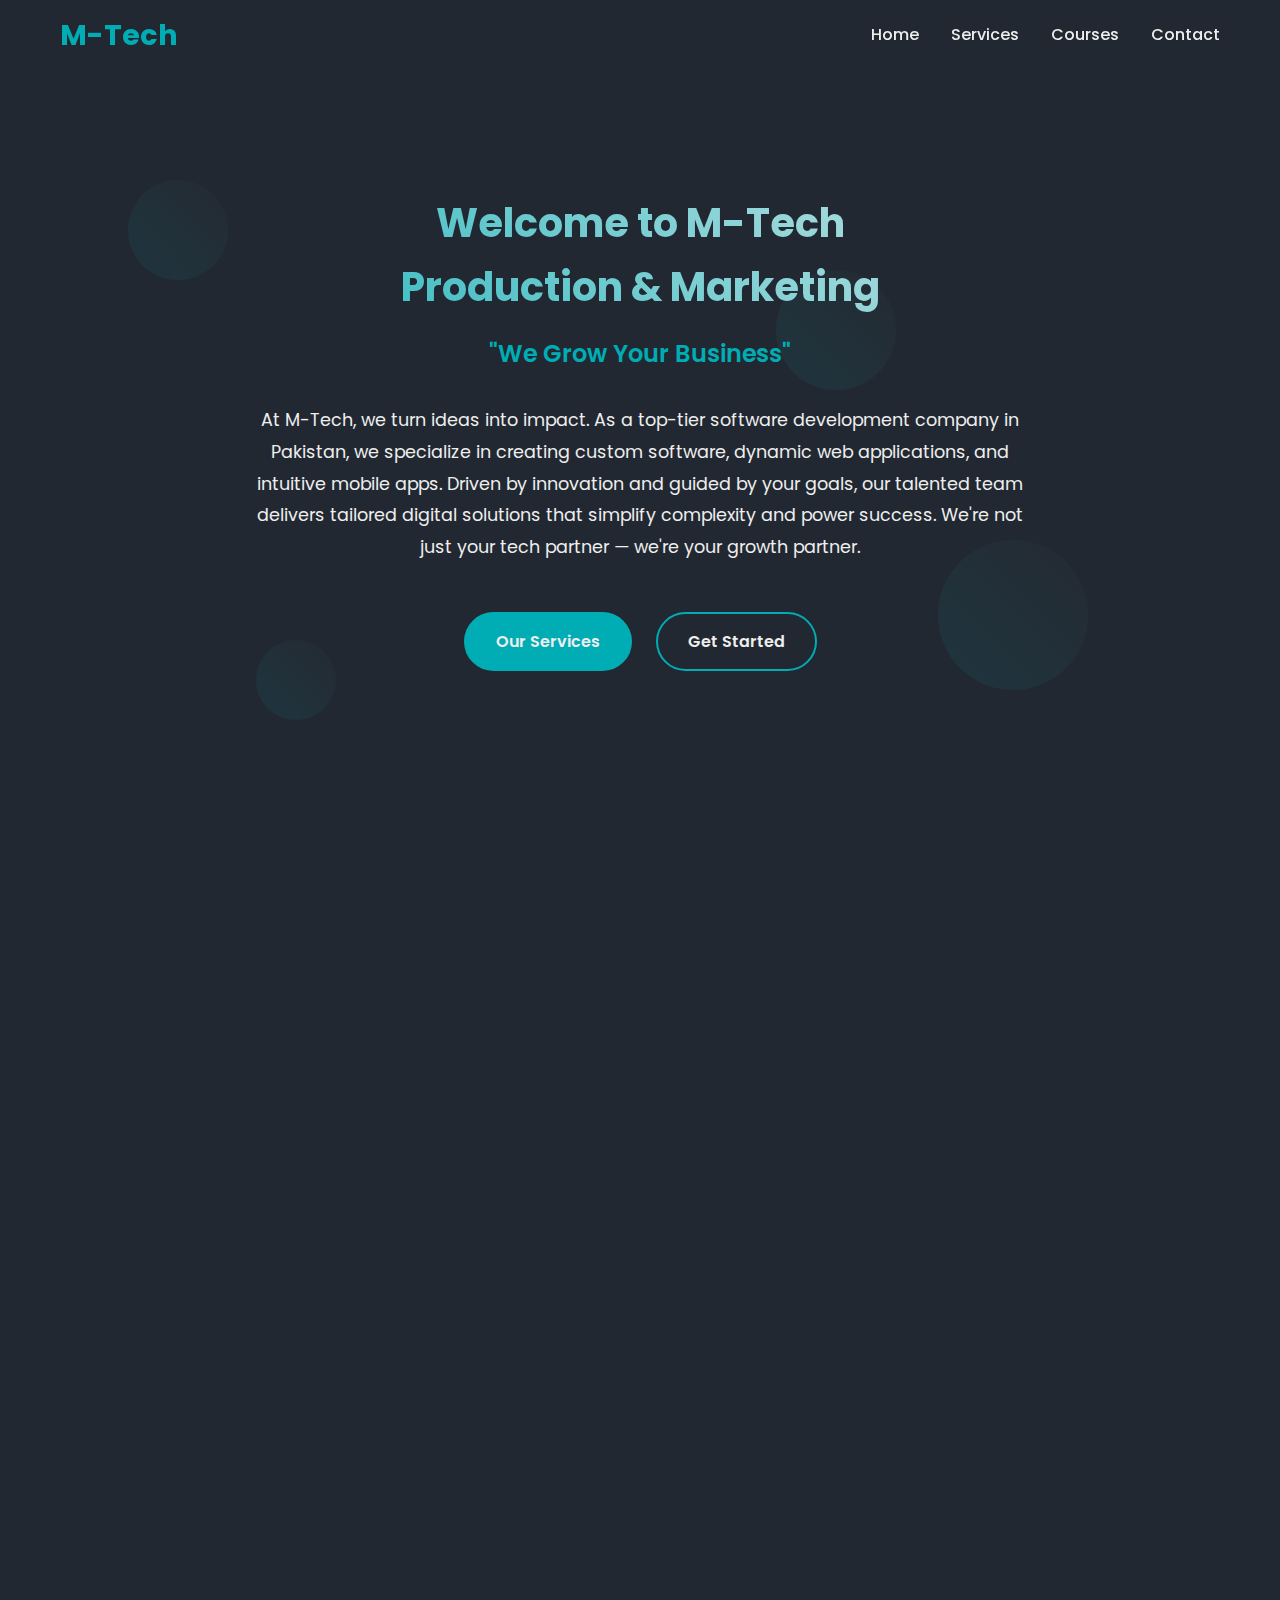
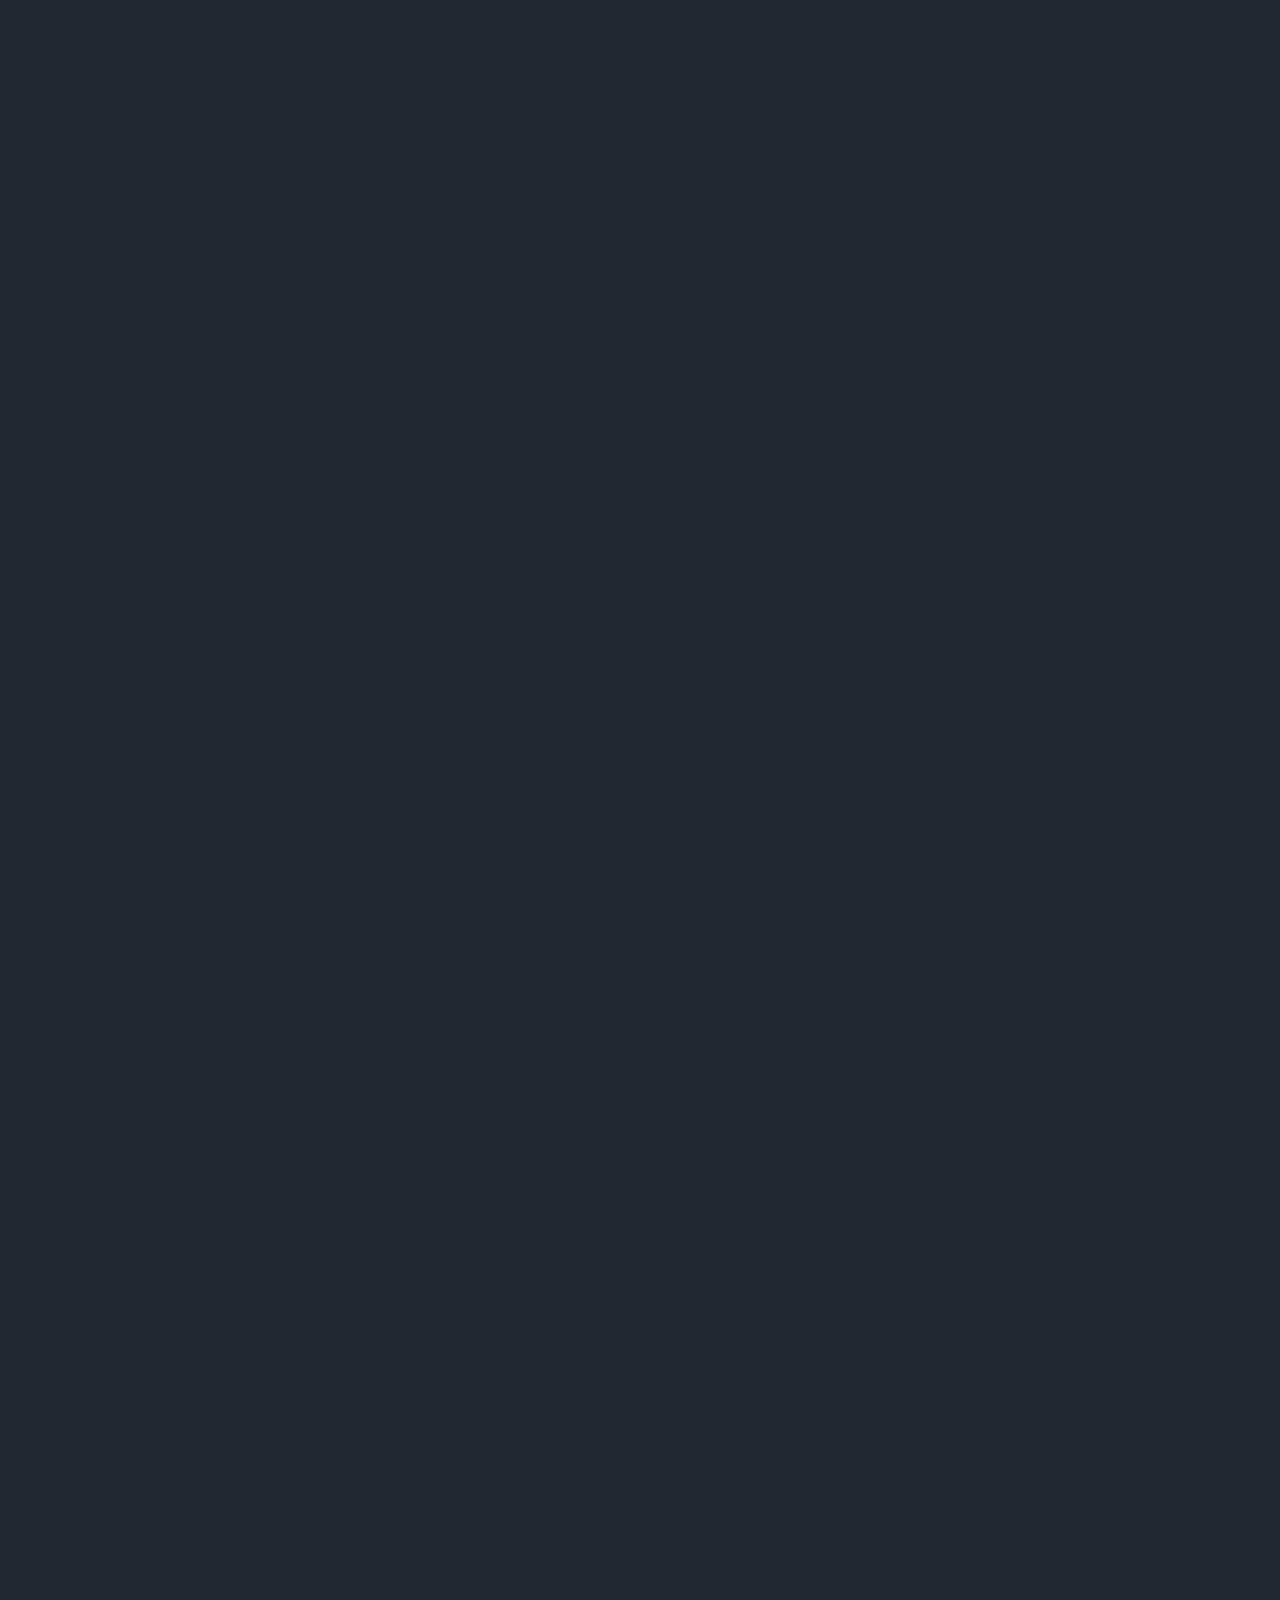
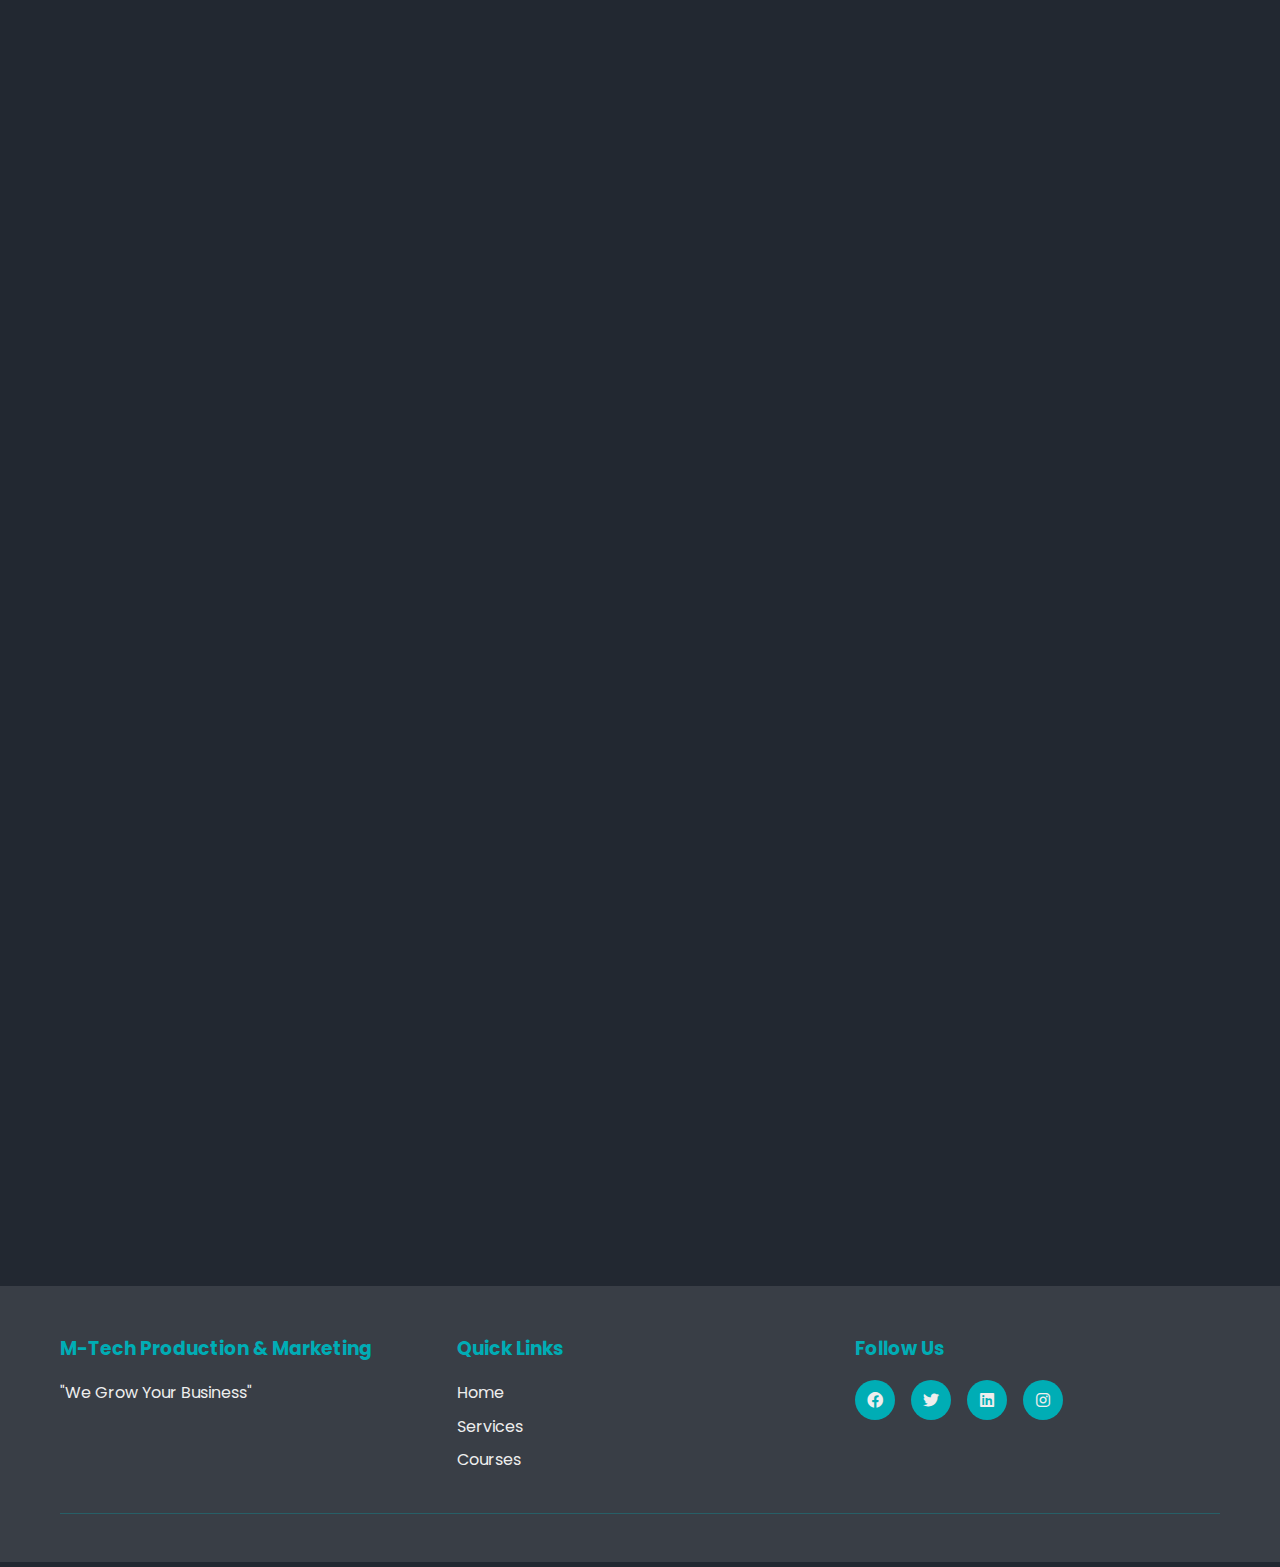
<file: index.html>
<!DOCTYPE html>
<html lang="en">
<head>
    <meta charset="UTF-8">
    <meta name="viewport" content="width=device-width, initial-scale=1.0">
    <title>M-Tech Production & Marketing - We Grow Your Business</title>
    <link rel="stylesheet" href="styles.css">
    <link href="https://fonts.googleapis.com/css2?family=Poppins:wght@300;400;500;600;700&display=swap" rel="stylesheet">
    <link rel="stylesheet" href="https://cdnjs.cloudflare.com/ajax/libs/font-awesome/6.0.0/css/all.min.css">
</head>
<body>
    <!-- Navigation -->
    <nav class="navbar">
        <div class="nav-container">
            <div class="nav-logo">
                <h2>M-Tech</h2>
            </div>
            <ul class="nav-menu">
                <li class="nav-item">
                    <a href="#home" class="nav-link">Home</a>
                </li>

                <li class="nav-item">
                    <a href="services.html" class="nav-link">Services</a>
                </li>
                <li class="nav-item">
                    <a href="courses.html" class="nav-link">Courses</a>
                </li>
                <li class="nav-item">
                    <a href="#contact" class="nav-link">Contact</a>
                </li>
            </ul>
            <div class="hamburger">
                <span class="bar"></span>
                <span class="bar"></span>
                <span class="bar"></span>
            </div>
        </div>
    </nav>

    <!-- Hero Section -->
    <section id="home" class="hero">
        <div class="hero-background">
            <div class="floating-shapes">
                <div class="shape shape-1"></div>
                <div class="shape shape-2"></div>
                <div class="shape shape-3"></div>
                <div class="shape shape-4"></div>
            </div>
        </div>
        <div class="hero-content">
            <div class="hero-text">
                <h1 class="hero-title">Welcome to M-Tech<br>Production & Marketing</h1>
                <p class="hero-subtitle">"We Grow Your Business"</p>
                <p class="hero-description">
                    At M-Tech, we turn ideas into impact. As a top-tier software development company in Pakistan, we specialize in creating custom software, dynamic web applications, and intuitive mobile apps. Driven by innovation and guided by your goals, our talented team delivers tailored digital solutions that simplify complexity and power success. We're not just your tech partner — we're your growth partner.
                </p>
                <div class="hero-buttons">
                    <a href="services.html" class="btn btn-primary">Our Services</a>
                    <a href="#contact" class="btn btn-secondary">Get Started</a>
                </div>
            </div>
        </div>
    </section>



    <!-- Services Section -->
    <section id="services" class="services">
        <div class="container">
            <div class="section-header">
                <h2 class="section-title">Our Services</h2>
                <div class="section-line"></div>
                <p class="section-subtitle">Elevate Your Digital Presence Today!</p>
            </div>
            <div class="services-grid">
                <div class="service-card" data-tilt>
                    <div class="service-icon">
                        <i class="fas fa-bullhorn"></i>
                    </div>
                    <h3>Digital Marketing</h3>
                    <p>Drive growth with targeted inline strategies and campaigns.</p>
                </div>
                <div class="service-card" data-tilt>
                    <div class="service-icon">
                        <i class="fas fa-mobile-alt"></i>
                    </div>
                    <h3>Web & App Solutions</h3>
                    <p>Build responsive, user-friendly websites and mobile apps.</p>
                </div>
                <div class="service-card" data-tilt>
                    <div class="service-icon">
                        <i class="fas fa-palette"></i>
                    </div>
                    <h3>Graphic Design</h3>
                    <p>Create stunning visuals that define your brand identity.</p>
                </div>
                <div class="service-card" data-tilt>
                    <div class="service-icon">
                        <i class="fas fa-code"></i>
                    </div>
                    <h3>Programming Solutions</h3>
                    <p>Develop custom software tailored to your business needs.</p>
                </div>
                <div class="service-card" data-tilt>
                    <div class="service-icon">
                        <i class="fas fa-video"></i>
                    </div>
                    <h3>Media Services</h3>
                    <p>Capture your story with professional photo and video production.</p>
                </div>
                <div class="service-card special" data-tilt>
                    <div class="service-icon">
                        <i class="fas fa-graduation-cap"></i>
                    </div>
                    <h3>Online Tuition Class</h3>
                    <p>Available for all our courses with expert instructors.</p>
                </div>
            </div>
        </div>
    </section>

    <!-- Courses Section -->
    <section id="courses" class="courses">
        <div class="container">
            <div class="section-header">
                <h2 class="section-title">Our Courses</h2>
                <div class="section-line"></div>
                <p class="section-subtitle">Build Your Future with M-Tech Courses</p>
            </div>
            <div class="courses-description">
                <p>
                    At M-Tech Production & Marketing, we offer a wide range of practical, career-focused courses 
                    designed to equip you with the digital skills needed in today's tech-driven world. Whether 
                    you're starting your journey or upgrading your expertise, our hands-on training, experienced 
                    instructors, and real-world projects ensure you're industry-ready.
                </p>
            </div>
            <div class="courses-grid">
                <div class="course-card" data-tilt>
                    <h3>DIT</h3>
                    <p>Complete IT skills for beginners.</p>
                </div>
                <div class="course-card" data-tilt>
                    <h3>CIT</h3>
                    <p>Intro to computers and IT basics.</p>
                </div>
                <div class="course-card" data-tilt>
                    <h3>Freelancing</h3>
                    <p>Start earning online with freelance skills.</p>
                </div>
                <div class="course-card" data-tilt>
                    <h3>Video Editing</h3>
                    <p>Edit pro-level videos easily.</p>
                </div>
                <div class="course-card" data-tilt>
                    <h3>Graphic Designing</h3>
                    <p>Design creative visuals and graphics.</p>
                </div>
                <div class="course-card" data-tilt>
                    <h3>App Development</h3>
                    <p>Create mobile apps from scratch.</p>
                </div>
                <div class="course-card" data-tilt>
                    <h3>Web Development</h3>
                    <p>Build modern, responsive websites.</p>
                </div>
                <div class="course-card" data-tilt>
                    <h3>Animation</h3>
                    <p>Learn 2D & 3D animation techniques.</p>
                </div>
                <div class="course-card" data-tilt>
                    <h3>WordPress</h3>
                    <p>Make and manage sites with WordPress.</p>
                </div>
                <div class="course-card" data-tilt>
                    <h3>Cybersecurity</h3>
                    <p>Learn to secure digital systems.</p>
                </div>
                <div class="course-card" data-tilt>
                    <h3>Generative AI</h3>
                    <p>Create content using AI tools.</p>
                </div>
                <div class="course-card" data-tilt>
                    <h3>AI</h3>
                    <p>Understand Artificial Intelligence basics.</p>
                </div>
                <div class="course-card" data-tilt>
                    <h3>Flutter</h3>
                    <p>Build cross-platform mobile apps.</p>
                </div>
                <div class="course-card" data-tilt>
                    <h3>Python</h3>
                    <p>Learn coding with Python.</p>
                </div>
                <div class="course-card" data-tilt>
                    <h3>Full Stack Development</h3>
                    <p>Master front-end & back-end dev.</p>
                </div>
                <div class="course-card" data-tilt>
                    <h3>Machine Learning</h3>
                    <p>Build smart systems with ML.</p>
                </div>
                <div class="course-card" data-tilt>
                    <h3>Game Designing</h3>
                    <p>Design and develop fun games.</p>
                </div>
                <div class="course-card" data-tilt>
                    <h3>Linux OS</h3>
                    <p>Operate and manage Linux systems.</p>
                </div>
            </div>
            <div class="courses-note">
                <p><strong>All courses are available for both Male & Female</strong></p>
                <h3>"Join Us Today and Elevate Your Skills"</h3>
            </div>
        </div>
    </section>

    <!-- Contact Section -->
    <section id="contact" class="contact">
        <div class="container">
            <div class="section-header">
                <h2 class="section-title">Contact Us</h2>
                <div class="section-line"></div>
            </div>
            <div class="contact-content">
                <div class="contact-info">
                    <div class="contact-item">
                        <div class="contact-icon">
                            <i class="fas fa-phone"></i>
                        </div>
                        <div class="contact-details">
                            <h3>Phone</h3>
                            <p>0336-2222480</p>
                        </div>
                    </div>
                    <div class="contact-item">
                        <div class="contact-icon">
                            <i class="fas fa-map-marker-alt"></i>
                        </div>
                        <div class="contact-details">
                            <h3>Address</h3>
                            <p>Near Main Bazar, Saqib Sweet, Street 2, Mohallah Malik Pura</p>
                        </div>
                    </div>
                    <div class="contact-item">
                        <div class="contact-icon">
                            <i class="fas fa-envelope"></i>
                        </div>
                        <div class="contact-details">
                            <h3>Email</h3>
                            <p>info@mtech.com</p>
                        </div>
                    </div>
                </div>
                <div class="contact-form">
                    <form id="contactForm">
                        <div class="form-group">
                            <input type="text" id="name" name="name" placeholder="Your Name" required>
                        </div>
                        <div class="form-group">
                            <input type="email" id="email" name="email" placeholder="Your Email" required>
                        </div>
                        <div class="form-group">
                            <input type="text" id="subject" name="subject" placeholder="Subject" required>
                        </div>
                        <div class="form-group">
                            <textarea id="message" name="message" placeholder="Your Message" rows="5" required></textarea>
                        </div>
                        <button type="submit" class="btn btn-primary">Send Message</button>
                    </form>
                </div>
            </div>
        </div>
    </section>

    <!-- Footer -->
    <footer class="footer">
        <div class="container">
            <div class="footer-content">
                <div class="footer-section">
                    <h3>M-Tech Production & Marketing</h3>
                    <p>"We Grow Your Business"</p>
                </div>
                <div class="footer-section">
                    <h3>Quick Links</h3>
                    <ul>
                        <li><a href="#home">Home</a></li>
                        <li><a href="#services">Services</a></li>
                        <li><a href="#courses">Courses</a></li>
                    </ul>
                </div>
                <div class="footer-section">
                    <h3>Follow Us</h3>
                    <div class="social-links">
                        <a href="#"><i class="fab fa-facebook"></i></a>
                        <a href="#"><i class="fab fa-twitter"></i></a>
                        <a href="#"><i class="fab fa-linkedin"></i></a>
                        <a href="#"><i class="fab fa-instagram"></i></a>
                    </div>
                </div>
            </div>
            <div class="footer-bottom">
                <p></p>
            </div>
        </div>
    </footer>

    <script src="script.js"></script>
</body>
</html>
</file>
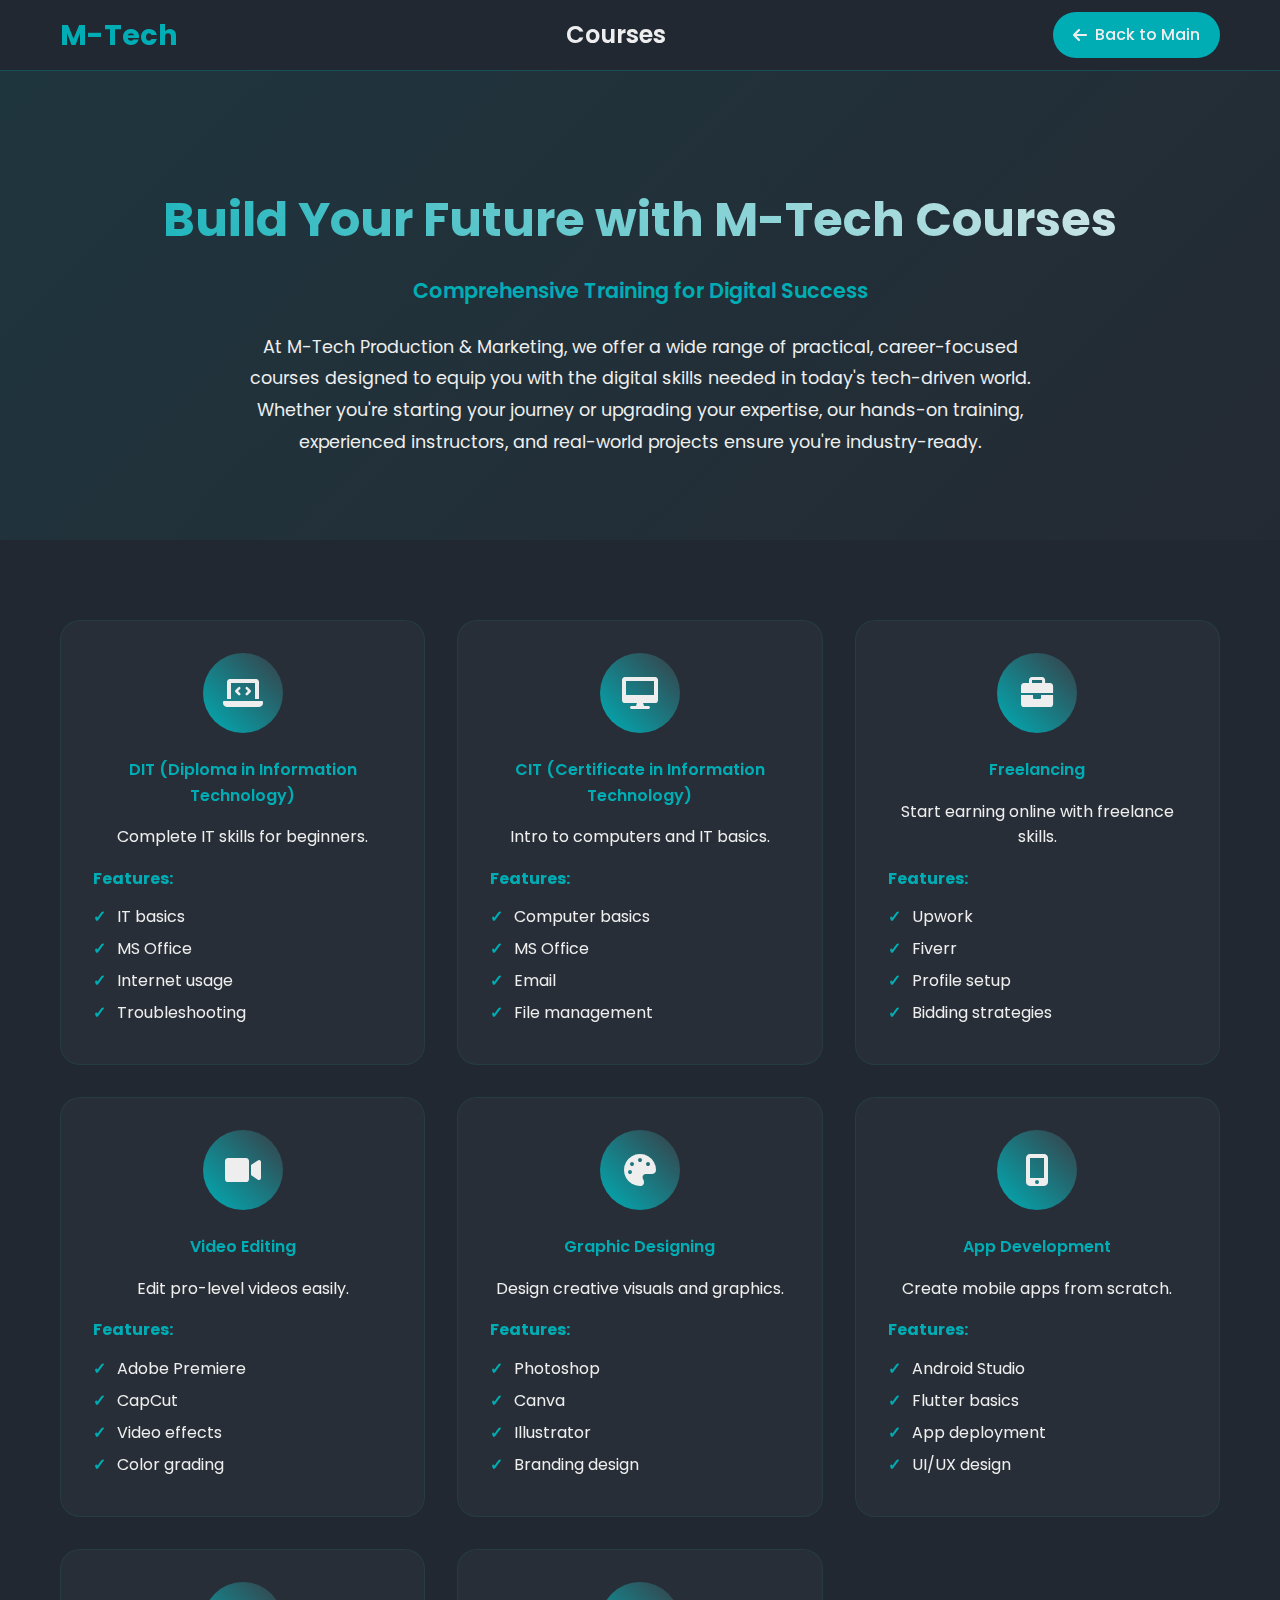
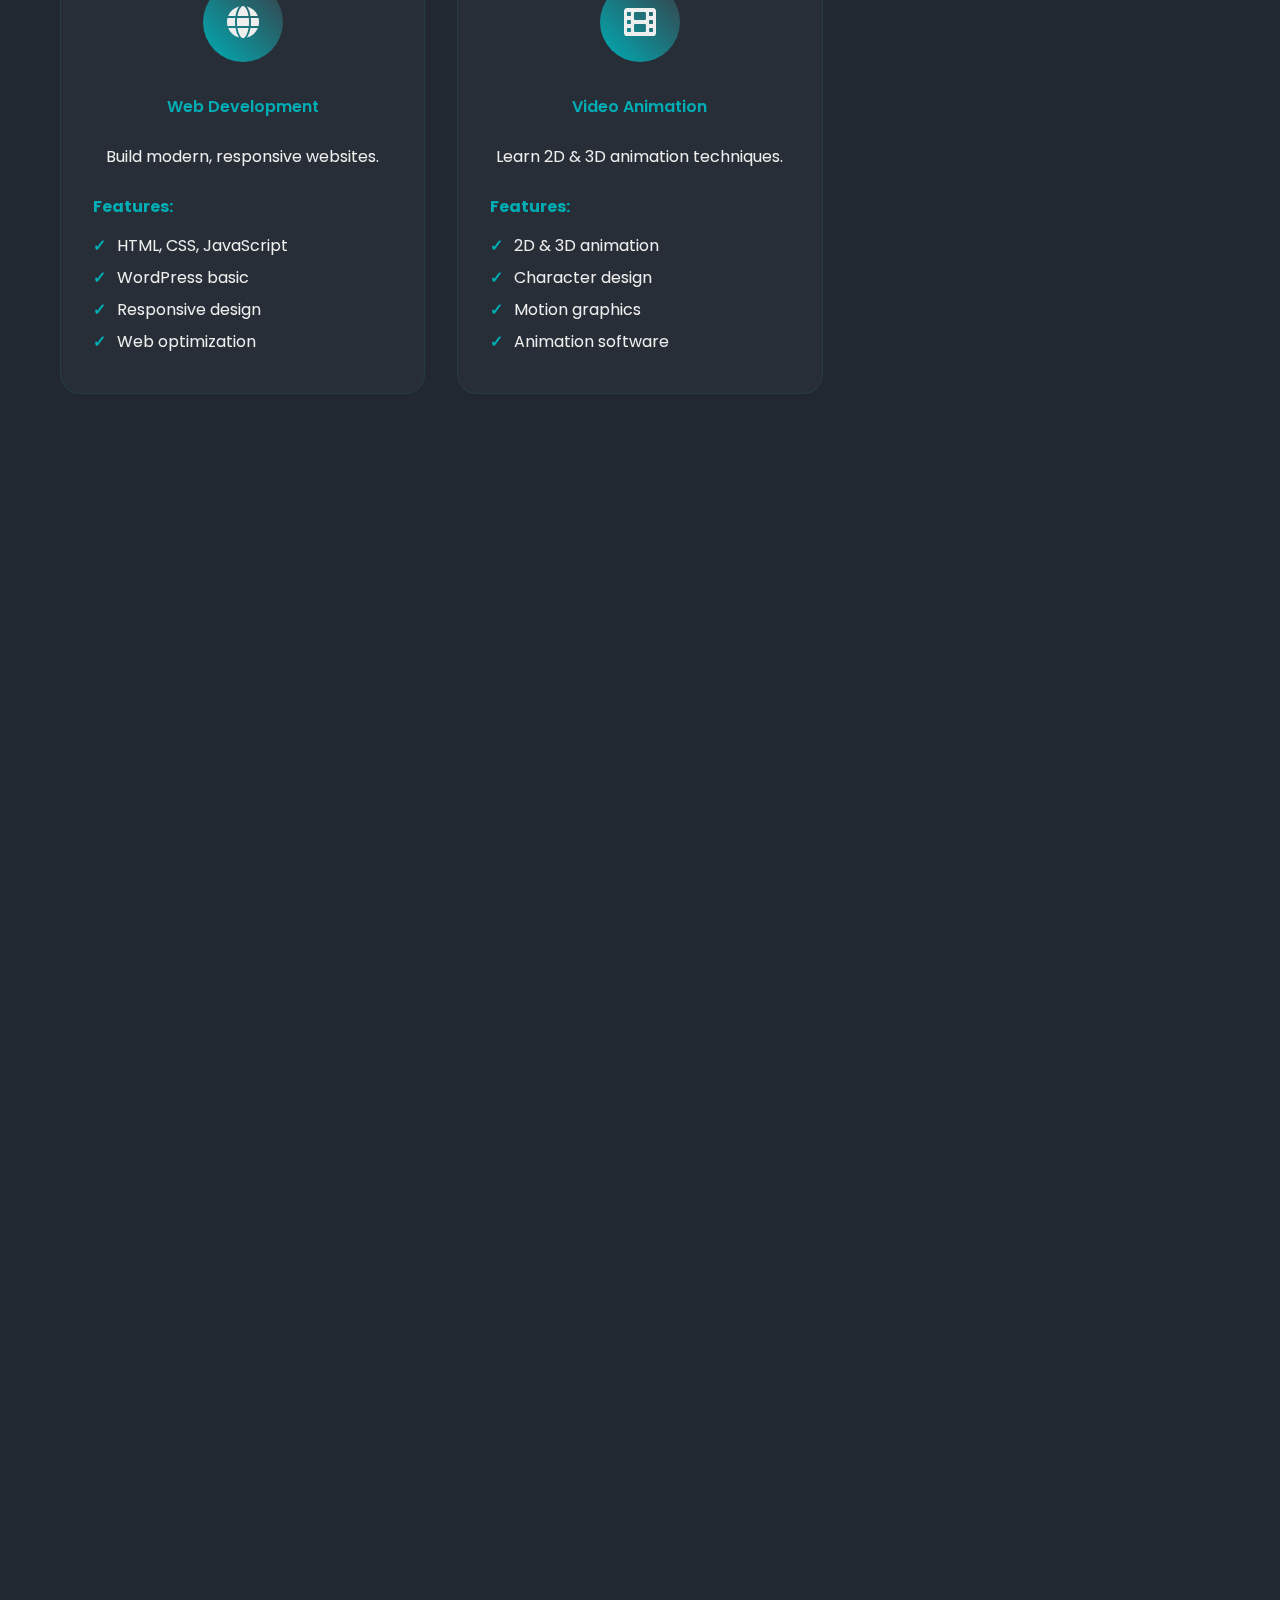
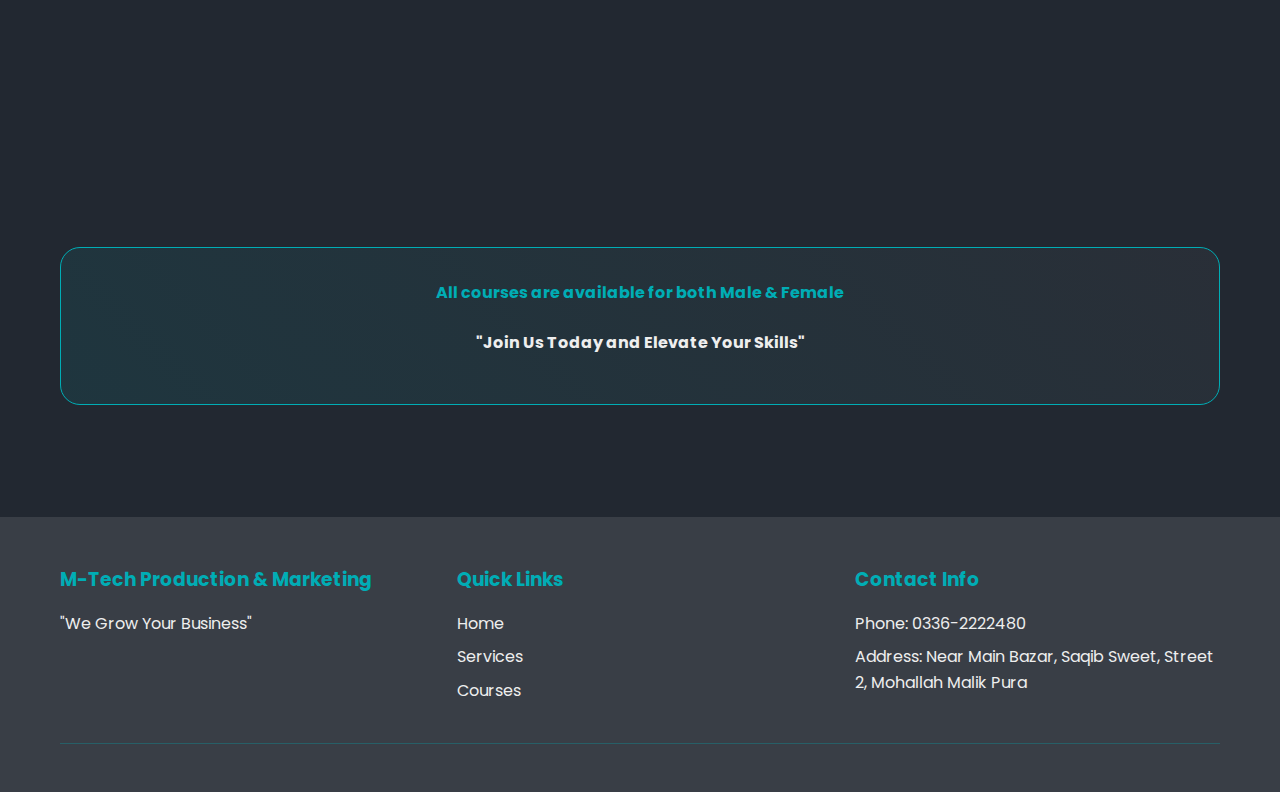
<file: courses.html>
<!DOCTYPE html>
<html lang="en">
<head>
    <meta charset="UTF-8">
    <meta name="viewport" content="width=device-width, initial-scale=1.0">
    <title>M-Tech Courses - Build Your Future</title>
    <link rel="stylesheet" href="courses-styles.css">
    <link href="https://fonts.googleapis.com/css2?family=Poppins:wght@300;400;500;600;700&display=swap" rel="stylesheet">
    <link rel="stylesheet" href="https://cdnjs.cloudflare.com/ajax/libs/font-awesome/6.0.0/css/all.min.css">
</head>
<body>
    <!-- Navigation -->
    <nav class="navbar">
        <div class="nav-container">
            <div class="nav-logo">
                <h2>M-Tech</h2>
            </div>
            <div class="nav-title">
                <h1>Courses</h1>
            </div>
            <a href="index.html" class="btn-back">
                <i class="fas fa-arrow-left"></i>
                Back to Main
            </a>
        </div>
    </nav>

    <!-- Hero Section -->
    <section class="hero">
        <div class="hero-content">
            <h1 class="hero-title">Build Your Future with M-Tech Courses</h1>
            <p class="hero-subtitle">Comprehensive Training for Digital Success</p>
            <p class="hero-description">
                At M-Tech Production & Marketing, we offer a wide range of practical, career-focused courses 
                designed to equip you with the digital skills needed in today's tech-driven world. Whether 
                you're starting your journey or upgrading your expertise, our hands-on training, experienced 
                instructors, and real-world projects ensure you're industry-ready.
            </p>
        </div>
    </section>

    <!-- Courses Section -->
    <section class="courses">
        <div class="container">
            <div class="courses-grid">
                <!-- DIT Course -->
                <div class="course-card" data-tilt>
                    <div class="course-icon">
                        <i class="fas fa-laptop-code"></i>
                    </div>
                    <h3>DIT (Diploma in Information Technology)</h3>
                    <p class="course-description">Complete IT skills for beginners.</p>
                    <div class="course-features">
                        <h4>Features:</h4>
                        <ul>
                            <li>IT basics</li>
                            <li>MS Office</li>
                            <li>Internet usage</li>
                            <li>Troubleshooting</li>
                        </ul>
                    </div>
                </div>

                <!-- CIT Course -->
                <div class="course-card" data-tilt>
                    <div class="course-icon">
                        <i class="fas fa-desktop"></i>
                    </div>
                    <h3>CIT (Certificate in Information Technology)</h3>
                    <p class="course-description">Intro to computers and IT basics.</p>
                    <div class="course-features">
                        <h4>Features:</h4>
                        <ul>
                            <li>Computer basics</li>
                            <li>MS Office</li>
                            <li>Email</li>
                            <li>File management</li>
                        </ul>
                    </div>
                </div>

                <!-- Freelancing Course -->
                <div class="course-card" data-tilt>
                    <div class="course-icon">
                        <i class="fas fa-briefcase"></i>
                    </div>
                    <h3>Freelancing</h3>
                    <p class="course-description">Start earning online with freelance skills.</p>
                    <div class="course-features">
                        <h4>Features:</h4>
                        <ul>
                            <li>Upwork</li>
                            <li>Fiverr</li>
                            <li>Profile setup</li>
                            <li>Bidding strategies</li>
                        </ul>
                    </div>
                </div>

                <!-- Video Editing Course -->
                <div class="course-card" data-tilt>
                    <div class="course-icon">
                        <i class="fas fa-video"></i>
                    </div>
                    <h3>Video Editing</h3>
                    <p class="course-description">Edit pro-level videos easily.</p>
                    <div class="course-features">
                        <h4>Features:</h4>
                        <ul>
                            <li>Adobe Premiere</li>
                            <li>CapCut</li>
                            <li>Video effects</li>
                            <li>Color grading</li>
                        </ul>
                    </div>
                </div>

                <!-- Graphic Designing Course -->
                <div class="course-card" data-tilt>
                    <div class="course-icon">
                        <i class="fas fa-palette"></i>
                    </div>
                    <h3>Graphic Designing</h3>
                    <p class="course-description">Design creative visuals and graphics.</p>
                    <div class="course-features">
                        <h4>Features:</h4>
                        <ul>
                            <li>Photoshop</li>
                            <li>Canva</li>
                            <li>Illustrator</li>
                            <li>Branding design</li>
                        </ul>
                    </div>
                </div>

                <!-- App Development Course -->
                <div class="course-card" data-tilt>
                    <div class="course-icon">
                        <i class="fas fa-mobile-alt"></i>
                    </div>
                    <h3>App Development</h3>
                    <p class="course-description">Create mobile apps from scratch.</p>
                    <div class="course-features">
                        <h4>Features:</h4>
                        <ul>
                            <li>Android Studio</li>
                            <li>Flutter basics</li>
                            <li>App deployment</li>
                            <li>UI/UX design</li>
                        </ul>
                    </div>
                </div>

                <!-- Web Development Course -->
                <div class="course-card" data-tilt>
                    <div class="course-icon">
                        <i class="fas fa-globe"></i>
                    </div>
                    <h3>Web Development</h3>
                    <p class="course-description">Build modern, responsive websites.</p>
                    <div class="course-features">
                        <h4>Features:</h4>
                        <ul>
                            <li>HTML, CSS, JavaScript</li>
                            <li>WordPress basic</li>
                            <li>Responsive design</li>
                            <li>Web optimization</li>
                        </ul>
                    </div>
                </div>

                <!-- Video Animation Course -->
                <div class="course-card" data-tilt>
                    <div class="course-icon">
                        <i class="fas fa-film"></i>
                    </div>
                    <h3>Video Animation</h3>
                    <p class="course-description">Learn 2D & 3D animation techniques.</p>
                    <div class="course-features">
                        <h4>Features:</h4>
                        <ul>
                            <li>2D & 3D animation</li>
                            <li>Character design</li>
                            <li>Motion graphics</li>
                            <li>Animation software</li>
                        </ul>
                    </div>
                </div>

                <!-- WordPress Course -->
                <div class="course-card" data-tilt>
                    <div class="course-icon">
                        <i class="fab fa-wordpress"></i>
                    </div>
                    <h3>WordPress</h3>
                    <p class="course-description">Make and manage sites with WordPress.</p>
                    <div class="course-features">
                        <h4>Features:</h4>
                        <ul>
                            <li>Customizable themes</li>
                            <li>Plugin development</li>
                            <li>SEO optimization</li>
                            <li>Performance optimization</li>
                        </ul>
                    </div>
                </div>

                <!-- Cybersecurity Course -->
                <div class="course-card" data-tilt>
                    <div class="course-icon">
                        <i class="fas fa-shield-alt"></i>
                    </div>
                    <h3>Cybersecurity</h3>
                    <p class="course-description">Learn to secure digital systems.</p>
                    <div class="course-features">
                        <h4>Features:</h4>
                        <ul>
                            <li>Ethical hacking</li>
                            <li>Network security</li>
                            <li>Password protection</li>
                            <li>Security protocols</li>
                        </ul>
                    </div>
                </div>

                <!-- Generative AI Course -->
                <div class="course-card" data-tilt>
                    <div class="course-icon">
                        <i class="fas fa-robot"></i>
                    </div>
                    <h3>Generative AI</h3>
                    <p class="course-description">Create content using AI tools.</p>
                    <div class="course-features">
                        <h4>Features:</h4>
                        <ul>
                            <li>ChatGPT</li>
                            <li>MidJourney</li>
                            <li>AI image tools</li>
                            <li>AI video tools</li>
                        </ul>
                    </div>
                </div>

                <!-- AI Course -->
                <div class="course-card" data-tilt>
                    <div class="course-icon">
                        <i class="fas fa-brain"></i>
                    </div>
                    <h3>AI (Artificial Intelligence)</h3>
                    <p class="course-description">Understand Artificial Intelligence basics.</p>
                    <div class="course-features">
                        <h4>Features:</h4>
                        <ul>
                            <li>AI fundamentals</li>
                            <li>Automation</li>
                            <li>Productivity tools</li>
                            <li>Machine learning intro</li>
                        </ul>
                    </div>
                </div>

                <!-- Flutter Course -->
                <div class="course-card" data-tilt>
                    <div class="course-icon">
                        <i class="fas fa-mobile"></i>
                    </div>
                    <h3>Flutter</h3>
                    <p class="course-description">Build cross-platform mobile apps.</p>
                    <div class="course-features">
                        <h4>Features:</h4>
                        <ul>
                            <li>Fast development</li>
                            <li>Hot reload</li>
                            <li>Native performance</li>
                            <li>Cross-platform UI</li>
                        </ul>
                    </div>
                </div>

                <!-- Python Course -->
                <div class="course-card" data-tilt>
                    <div class="course-icon">
                        <i class="fab fa-python"></i>
                    </div>
                    <h3>Python</h3>
                    <p class="course-description">Learn coding with Python.</p>
                    <div class="course-features">
                        <h4>Features:</h4>
                        <ul>
                            <li>Easy-to-learn syntax</li>
                            <li>Web development</li>
                            <li>AI applications</li>
                            <li>Data analysis</li>
                        </ul>
                    </div>
                </div>

                <!-- Full Stack Development Course -->
                <div class="course-card" data-tilt>
                    <div class="course-icon">
                        <i class="fas fa-layer-group"></i>
                    </div>
                    <h3>Full Stack Development</h3>
                    <p class="course-description">Master front-end & back-end development.</p>
                    <div class="course-features">
                        <h4>Features:</h4>
                        <ul>
                            <li>Responsive UI</li>
                            <li>API integration</li>
                            <li>Database management</li>
                            <li>Server deployment</li>
                        </ul>
                    </div>
                </div>

                <!-- Machine Learning Course -->
                <div class="course-card" data-tilt>
                    <div class="course-icon">
                        <i class="fas fa-chart-line"></i>
                    </div>
                    <h3>Machine Learning</h3>
                    <p class="course-description">Build smart systems with ML.</p>
                    <div class="course-features">
                        <h4>Features:</h4>
                        <ul>
                            <li>Data-driven training</li>
                            <li>Predictive analytics</li>
                            <li>Model insights</li>
                            <li>Algorithm implementation</li>
                        </ul>
                    </div>
                </div>

                <!-- Game Designing Course -->
                <div class="course-card" data-tilt>
                    <div class="course-icon">
                        <i class="fas fa-gamepad"></i>
                    </div>
                    <h3>Game Designing</h3>
                    <p class="course-description">Design and develop fun games.</p>
                    <div class="course-features">
                        <h4>Features:</h4>
                        <ul>
                            <li>2D/3D design</li>
                            <li>Character modeling</li>
                            <li>Animation effects</li>
                            <li>Game mechanics</li>
                        </ul>
                    </div>
                </div>

                <!-- Linux Course -->
                <div class="course-card" data-tilt>
                    <div class="course-icon">
                        <i class="fab fa-linux"></i>
                    </div>
                    <h3>Linux Operating System</h3>
                    <p class="course-description">Operate and manage Linux systems.</p>
                    <div class="course-features">
                        <h4>Features:</h4>
                        <ul>
                            <li>Open Source</li>
                            <li>Secure system</li>
                            <li>Multi-user mastery</li>
                            <li>Command line</li>
                        </ul>
                    </div>
                </div>
            </div>

            <!-- Course Note -->
            <div class="courses-note">
                <h3>All courses are available for both Male & Female</h3>
                <p><strong>"Join Us Today and Elevate Your Skills"</strong></p>
            </div>
        </div>
    </section>

    <!-- Footer -->
    <footer class="footer">
        <div class="container">
            <div class="footer-content">
                <div class="footer-section">
                    <h3>M-Tech Production & Marketing</h3>
                    <p>"We Grow Your Business"</p>
                </div>
                <div class="footer-section">
                    <h3>Quick Links</h3>
                    <ul>
                        <li><a href="index.html">Home</a></li>
                        <li><a href="services.html">Services</a></li>
                        <li><a href="courses.html">Courses</a></li>
                    </ul>
                </div>
                <div class="footer-section">
                    <h3>Contact Info</h3>
                    <p>Phone: 0336-2222480</p>
                    <p>Address: Near Main Bazar, Saqib Sweet, Street 2, Mohallah Malik Pura</p>
                </div>
            </div>
            <div class="footer-bottom">
                <p></p>
            </div>
        </div>
    </footer>

    <script src="courses-script.js"></script>
</body>
</html>
</file>
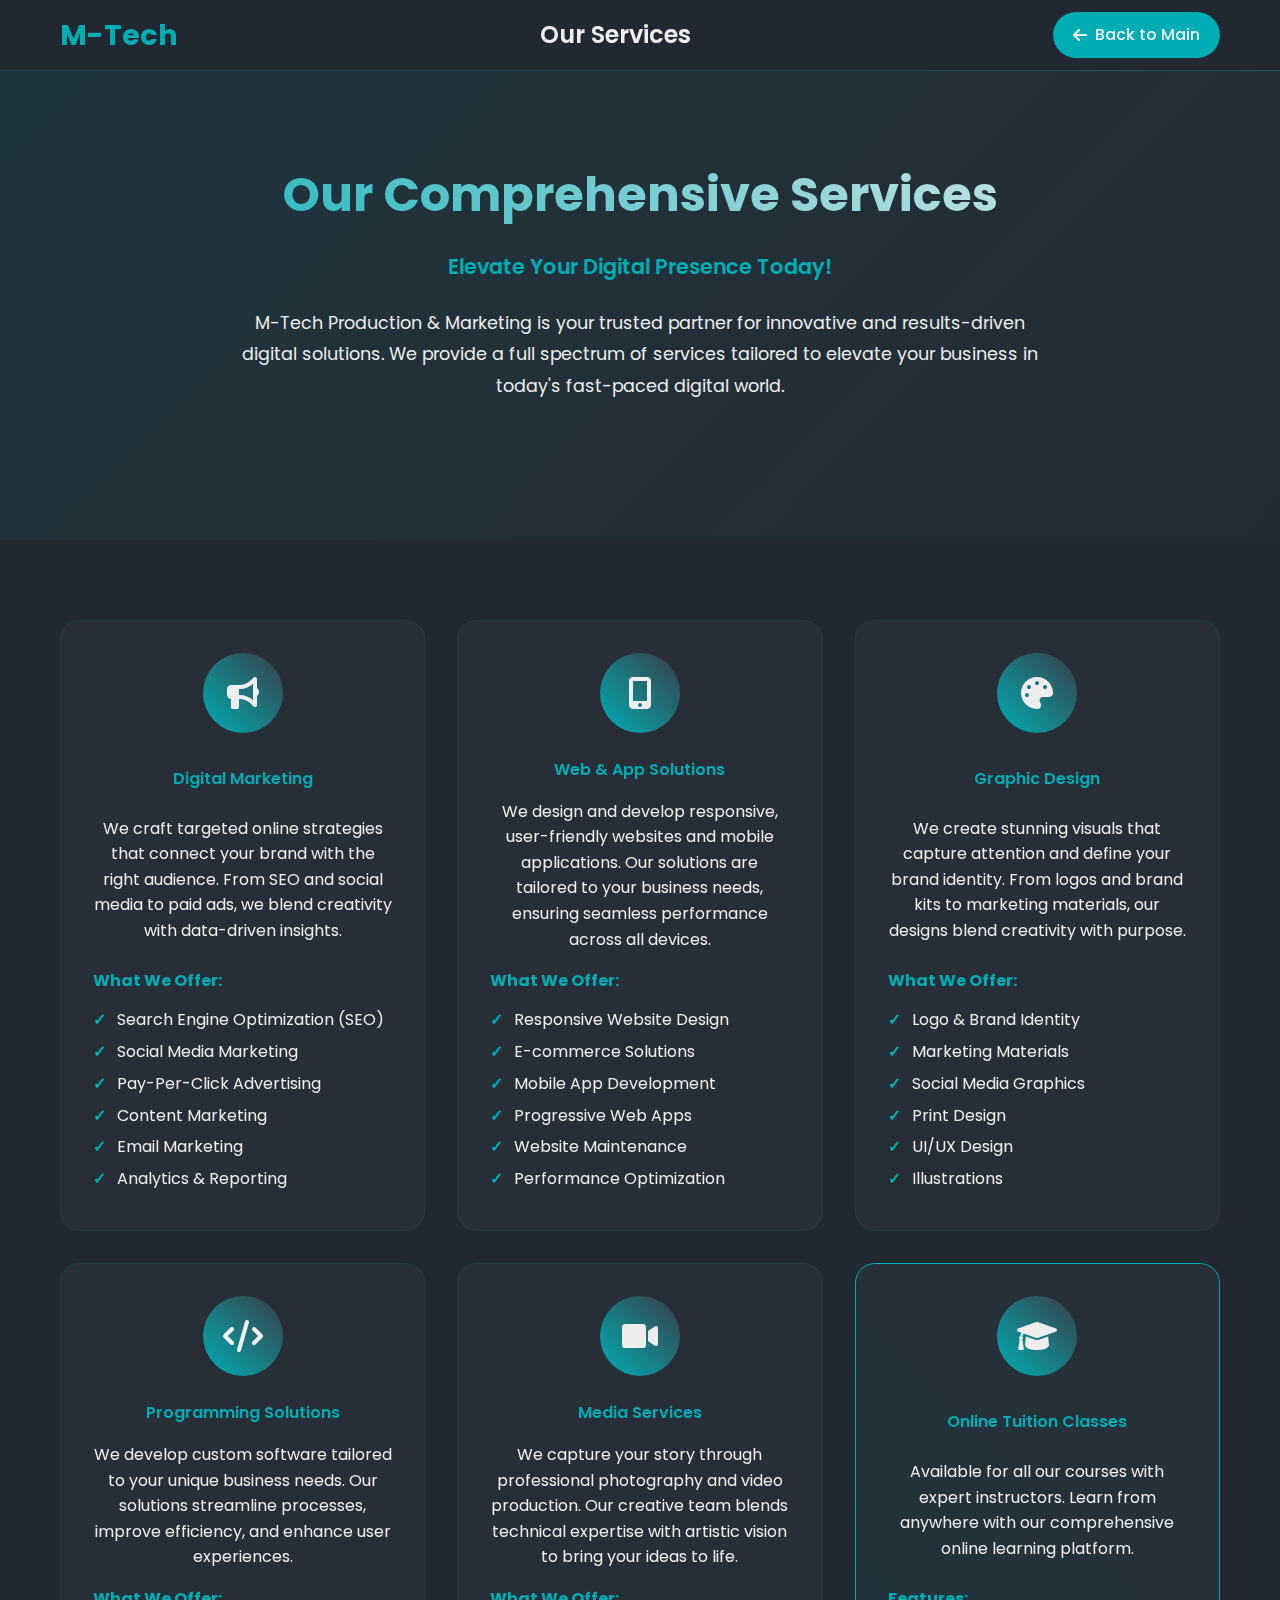
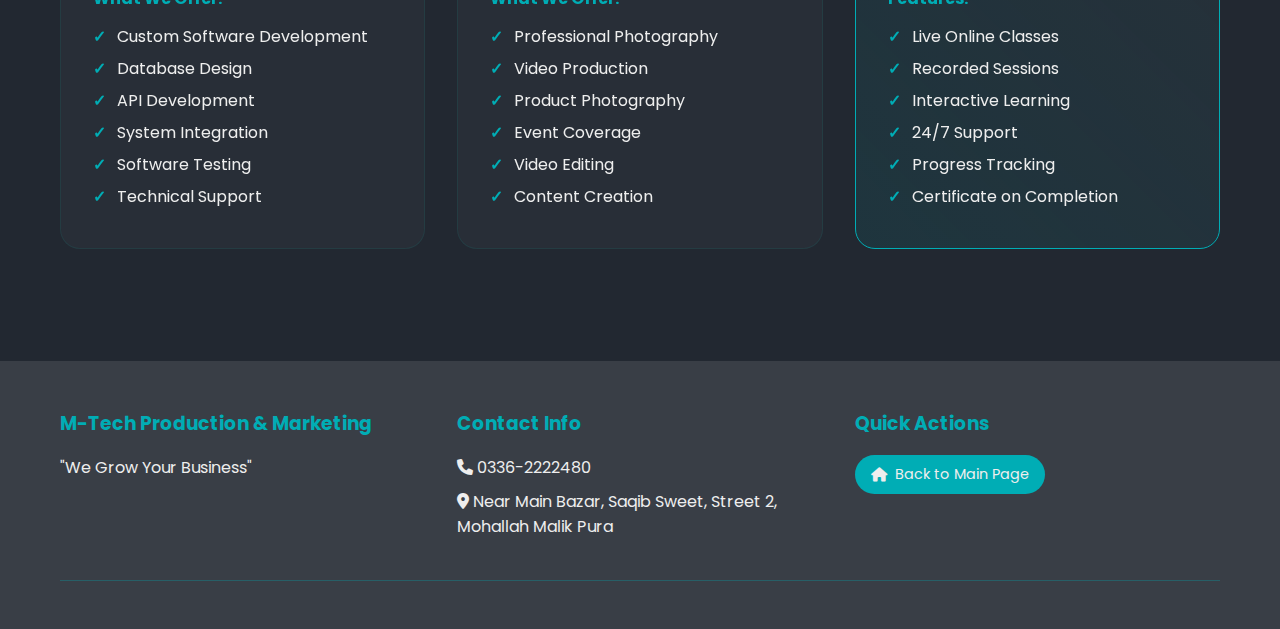
<file: services.html>
<!DOCTYPE html>
<html lang="en">
<head>
    <meta charset="UTF-8">
    <meta name="viewport" content="width=device-width, initial-scale=1.0">
    <title>Our Services - M-Tech Production & Marketing</title>
    <link rel="stylesheet" href="services-styles.css">
    <link href="https://fonts.googleapis.com/css2?family=Poppins:wght@300;400;500;600;700&display=swap" rel="stylesheet">
    <link rel="stylesheet" href="https://cdnjs.cloudflare.com/ajax/libs/font-awesome/6.0.0/css/all.min.css">
</head>
<body>
    <!-- Navigation -->
    <nav class="navbar">
        <div class="nav-container">
            <div class="nav-logo">
                <h2>M-Tech</h2>
            </div>
            <div class="nav-title">
                <h1>Our Services</h1>
            </div>
            <div class="back-button">
                <a href="index.html" class="btn-back">
                    <i class="fas fa-arrow-left"></i>
                    Back to Main
                </a>
            </div>
        </div>
    </nav>

    <!-- Hero Section -->
    <section class="hero">
        <div class="hero-content">
            <h1 class="hero-title">Our Comprehensive Services</h1>
            <p class="hero-subtitle">Elevate Your Digital Presence Today!</p>
            <p class="hero-description">
                M-Tech Production & Marketing is your trusted partner for innovative and results-driven digital solutions. 
                We provide a full spectrum of services tailored to elevate your business in today's fast-paced digital world.
            </p>
        </div>
    </section>

    <!-- Services Section -->
    <section class="services">
        <div class="container">
            <div class="services-grid">
                <div class="service-card" data-tilt>
                    <div class="service-icon">
                        <i class="fas fa-bullhorn"></i>
                    </div>
                    <h3>Digital Marketing</h3>
                    <p class="service-description">
                        We craft targeted online strategies that connect your brand with the right audience. 
                        From SEO and social media to paid ads, we blend creativity with data-driven insights.
                    </p>
                    <div class="service-features">
                        <h4>What We Offer:</h4>
                        <ul>
                            <li>Search Engine Optimization (SEO)</li>
                            <li>Social Media Marketing</li>
                            <li>Pay-Per-Click Advertising</li>
                            <li>Content Marketing</li>
                            <li>Email Marketing</li>
                            <li>Analytics & Reporting</li>
                        </ul>
                    </div>
                </div>

                <div class="service-card" data-tilt>
                    <div class="service-icon">
                        <i class="fas fa-mobile-alt"></i>
                    </div>
                    <h3>Web & App Solutions</h3>
                    <p class="service-description">
                        We design and develop responsive, user-friendly websites and mobile applications. 
                        Our solutions are tailored to your business needs, ensuring seamless performance across all devices.
                    </p>
                    <div class="service-features">
                        <h4>What We Offer:</h4>
                        <ul>
                            <li>Responsive Website Design</li>
                            <li>E-commerce Solutions</li>
                            <li>Mobile App Development</li>
                            <li>Progressive Web Apps</li>
                            <li>Website Maintenance</li>
                            <li>Performance Optimization</li>
                        </ul>
                    </div>
                </div>

                <div class="service-card" data-tilt>
                    <div class="service-icon">
                        <i class="fas fa-palette"></i>
                    </div>
                    <h3>Graphic Design</h3>
                    <p class="service-description">
                        We create stunning visuals that capture attention and define your brand identity. 
                        From logos and brand kits to marketing materials, our designs blend creativity with purpose.
                    </p>
                    <div class="service-features">
                        <h4>What We Offer:</h4>
                        <ul>
                            <li>Logo & Brand Identity</li>
                            <li>Marketing Materials</li>
                            <li>Social Media Graphics</li>
                            <li>Print Design</li>
                            <li>UI/UX Design</li>
                            <li>Illustrations</li>
                        </ul>
                    </div>
                </div>

                <div class="service-card" data-tilt>
                    <div class="service-icon">
                        <i class="fas fa-code"></i>
                    </div>
                    <h3>Programming Solutions</h3>
                    <p class="service-description">
                        We develop custom software tailored to your unique business needs. 
                        Our solutions streamline processes, improve efficiency, and enhance user experiences.
                    </p>
                    <div class="service-features">
                        <h4>What We Offer:</h4>
                        <ul>
                            <li>Custom Software Development</li>
                            <li>Database Design</li>
                            <li>API Development</li>
                            <li>System Integration</li>
                            <li>Software Testing</li>
                            <li>Technical Support</li>
                        </ul>
                    </div>
                </div>

                <div class="service-card" data-tilt>
                    <div class="service-icon">
                        <i class="fas fa-video"></i>
                    </div>
                    <h3>Media Services</h3>
                    <p class="service-description">
                        We capture your story through professional photography and video production. 
                        Our creative team blends technical expertise with artistic vision to bring your ideas to life.
                    </p>
                    <div class="service-features">
                        <h4>What We Offer:</h4>
                        <ul>
                            <li>Professional Photography</li>
                            <li>Video Production</li>
                            <li>Product Photography</li>
                            <li>Event Coverage</li>
                            <li>Video Editing</li>
                            <li>Content Creation</li>
                        </ul>
                    </div>
                </div>

                <div class="service-card special" data-tilt>
                    <div class="service-icon">
                        <i class="fas fa-graduation-cap"></i>
                    </div>
                    <h3>Online Tuition Classes</h3>
                    <p class="service-description">
                        Available for all our courses with expert instructors. 
                        Learn from anywhere with our comprehensive online learning platform.
                    </p>
                    <div class="service-features">
                        <h4>Features:</h4>
                        <ul>
                            <li>Live Online Classes</li>
                            <li>Recorded Sessions</li>
                            <li>Interactive Learning</li>
                            <li>24/7 Support</li>
                            <li>Progress Tracking</li>
                            <li>Certificate on Completion</li>
                        </ul>
                    </div>
                </div>
            </div>
        </div>
    </section>
    <!-- Footer -->
    <footer class="footer">
        <div class="container">
            <div class="footer-content">
                <div class="footer-section">
                    <h3>M-Tech Production & Marketing</h3>
                    <p>"We Grow Your Business"</p>
                </div>
                <div class="footer-section">
                    <h3>Contact Info</h3>
                    <p><i class="fas fa-phone"></i> 0336-2222480</p>
                    <p><i class="fas fa-map-marker-alt"></i> Near Main Bazar, Saqib Sweet, Street 2, Mohallah Malik Pura</p>
                </div>
                <div class="footer-section">
                    <h3>Quick Actions</h3>
                    <a href="index.html" class="btn-back-small">
                        <i class="fas fa-home"></i> Back to Main Page
                    </a>
                </div>
            </div>
            <div class="footer-bottom">
                <p></p>
            </div>
        </div>
    </footer>

    <script src="services-script.js"></script>
</body>
</html>
</file>
<file: styles.css>
/* Reset and Base Styles */
* {
    margin: 0;
    padding: 0;
    box-sizing: border-box;
}

html {
    scroll-behavior: smooth;
}

body {
    font-family: 'Poppins', sans-serif;
    line-height: 1.6;
    color: #EEEEEE;
    background: #222831;
    overflow-x: hidden;
}

.container {
    max-width: 1200px;
    margin: 0 auto;
    padding: 0 20px;
}

/* Navigation */
.navbar {
    position: fixed;
    top: 0;
    width: 100%;
    background: rgba(34, 40, 49, 0.95);
    backdrop-filter: blur(10px);
    z-index: 1000;
    transition: all 0.3s ease;
}

.nav-container {
    max-width: 1200px;
    margin: 0 auto;
    padding: 0 20px;
    display: flex;
    justify-content: space-between;
    align-items: center;
    height: 70px;
}

.nav-logo h2 {
    color: #00ADB5;
    font-size: 1.8rem;
    font-weight: 700;
}

.nav-menu {
    display: flex;
    list-style: none;
    gap: 2rem;
}

.nav-link {
    color: #EEEEEE;
    text-decoration: none;
    font-weight: 500;
    transition: color 0.3s ease;
    position: relative;
}

.nav-link:hover {
    color: #00ADB5;
}

.nav-link::after {
    content: '';
    position: absolute;
    bottom: -5px;
    left: 0;
    width: 0;
    height: 2px;
    background: #00ADB5;
    transition: width 0.3s ease;
}

.nav-link:hover::after {
    width: 100%;
}

.hamburger {
    display: none;
    flex-direction: column;
    cursor: pointer;
}

.bar {
    width: 25px;
    height: 3px;
    background: #EEEEEE;
    margin: 3px 0;
    transition: 0.3s;
}

/* Hero Section */
.hero {
    min-height: 100vh;
    display: flex;
    align-items: center;
    position: relative;
    overflow: hidden;
    padding-top: 70px;
}

.hero-background {
    position: absolute;
    top: 0;
    left: 0;
    width: 100%;
    height: 100%;
    z-index: -1;
}

.floating-shapes {
    position: relative;
    width: 100%;
    height: 100%;
}

.shape {
    position: absolute;
    background: linear-gradient(45deg, #00ADB5, #393E46);
    border-radius: 50%;
    opacity: 0.1;
    animation: float 6s ease-in-out infinite;
}

.shape-1 {
    width: 100px;
    height: 100px;
    top: 20%;
    left: 10%;
    animation-delay: 0s;
}

.shape-2 {
    width: 150px;
    height: 150px;
    top: 60%;
    right: 15%;
    animation-delay: 2s;
}

.shape-3 {
    width: 80px;
    height: 80px;
    bottom: 20%;
    left: 20%;
    animation-delay: 4s;
}

.shape-4 {
    width: 120px;
    height: 120px;
    top: 30%;
    right: 30%;
    animation-delay: 1s;
}

@keyframes float {
    0%, 100% { transform: translateY(0px) rotate(0deg); }
    50% { transform: translateY(-20px) rotate(180deg); }
}

.hero-content {
    width: 100%;
    text-align: center;
    z-index: 1;
}

.hero-title {
    font-size: 2.5rem;
    font-weight: 700;
    margin-bottom: 1rem;
    background: linear-gradient(45deg, #00ADB5, #EEEEEE);
    -webkit-background-clip: text;
    -webkit-text-fill-color: transparent;
    background-clip: text;
    animation: fadeInUp 1s ease-out;
}

.hero-subtitle {
    font-size: 1.5rem;
    color: #00ADB5;
    margin-bottom: 2rem;
    font-weight: 600;
    animation: fadeInUp 1s ease-out 0.2s both;
}

.hero-description {
    font-size: 1.1rem;
    color: #EEEEEE;
    max-width: 800px;
    margin: 0 auto 1.5rem;
    line-height: 1.8;
    animation: fadeInUp 1s ease-out 0.4s both;
}

.hero-buttons {
    margin-top: 3rem;
    animation: fadeInUp 1s ease-out 0.6s both;
}

.btn {
    display: inline-block;
    padding: 15px 30px;
    margin: 0 10px;
    text-decoration: none;
    border-radius: 50px;
    font-weight: 600;
    transition: all 0.3s ease;
    position: relative;
    overflow: hidden;
    z-index: 1;
}

.btn::before {
    content: '';
    position: absolute;
    top: 0;
    left: -100%;
    width: 100%;
    height: 100%;
    background: linear-gradient(45deg, #00ADB5, #393E46);
    transition: left 0.3s ease;
    z-index: -1;
}

.btn:hover::before {
    left: 0;
}

.btn-primary {
    background: #00ADB5;
    color: #EEEEEE;
    border: 2px solid #00ADB5;
}

.btn-primary:hover {
    transform: translateY(-3px);
    box-shadow: 0 10px 25px rgba(0, 173, 181, 0.3);
}

.btn-secondary {
    background: transparent;
    color: #EEEEEE;
    border: 2px solid #00ADB5;
}

.btn-secondary:hover {
    background: #00ADB5;
    transform: translateY(-3px);
    box-shadow: 0 10px 25px rgba(0, 173, 181, 0.3);
}

/* Section Styles */
section {
    padding: 100px 0;
}

.section-header {
    text-align: center;
    margin-bottom: 4rem;
}

.section-title {
    font-size: 2.5rem;
    font-weight: 700;
    color: #00ADB5;
    margin-bottom: 1rem;
}

.section-line {
    width: 80px;
    height: 4px;
    background: linear-gradient(45deg, #00ADB5, #393E46);
    margin: 0 auto 1rem;
    border-radius: 2px;
}

.section-subtitle {
    font-size: 1.2rem;
    color: #EEEEEE;
    max-width: 600px;
    margin: 0 auto;
}

/* About Section */
.about-content {
    display: grid;
    grid-template-columns: 1fr 1fr;
    gap: 4rem;
    align-items: center;
}

.about-text p {
    margin-bottom: 1.5rem;
    font-size: 1.1rem;
    line-height: 1.8;
    color: #EEEEEE;
}

.about-image {
    display: flex;
    justify-content: center;
}

.image-container {
    width: 300px;
    height: 300px;
    border-radius: 20px;
    background: linear-gradient(45deg, #00ADB5, #393E46);
    display: flex;
    flex-direction: column;
    align-items: center;
    justify-content: center;
    box-shadow: 0 20px 40px rgba(0, 173, 181, 0.2);
    transition: transform 0.3s ease;
}

.image-container:hover {
    transform: translateY(-10px) rotateY(10deg);
}

.image-placeholder i {
    font-size: 4rem;
    color: #EEEEEE;
    margin-bottom: 1rem;
}

.image-placeholder p {
    color: #EEEEEE;
    font-weight: 600;
}

/* Services Section */
.services-grid {
    display: grid;
    grid-template-columns: repeat(auto-fit, minmax(300px, 1fr));
    gap: 2rem;
}

.service-card {
    background: rgba(57, 62, 70, 0.3);
    padding: 2.5rem;
    border-radius: 20px;
    text-align: center;
    transition: all 0.3s ease;
    border: 1px solid rgba(0, 173, 181, 0.1);
    backdrop-filter: blur(10px);
}

.service-card:hover {
    transform: translateY(-10px);
    box-shadow: 0 20px 40px rgba(0, 173, 181, 0.2);
    border-color: #00ADB5;
}

.service-card.special {
    background: linear-gradient(45deg, rgba(0, 173, 181, 0.1), rgba(57, 62, 70, 0.3));
    border-color: #00ADB5;
}

.service-icon {
    width: 80px;
    height: 80px;
    background: linear-gradient(45deg, #00ADB5, #393E46);
    border-radius: 50%;
    display: flex;
    align-items: center;
    justify-content: center;
    margin: 0 auto 1.5rem;
    transition: transform 0.3s ease;
}

.service-card:hover .service-icon {
    transform: scale(1.1) rotate(360deg);
}

.service-icon i {
    font-size: 2rem;
    color: #EEEEEE;
}

.service-card h3 {
    font-size: 1.5rem;
    font-weight: 600;
    color: #00ADB5;
    margin-bottom: 1rem;
}

.service-card p {
    color: #EEEEEE;
    line-height: 1.6;
}

/* Courses Section */
.courses-description {
    text-align: center;
    max-width: 800px;
    margin: 0 auto 3rem;
}

.courses-description p {
    font-size: 1.1rem;
    line-height: 1.8;
    color: #EEEEEE;
}

.courses-grid {
    display: grid;
    grid-template-columns: repeat(auto-fit, minmax(250px, 1fr));
    gap: 1.5rem;
    margin-bottom: 3rem;
}

.course-card {
    background: rgba(57, 62, 70, 0.3);
    padding: 2rem;
    border-radius: 15px;
    text-align: center;
    transition: all 0.3s ease;
    border: 1px solid rgba(0, 173, 181, 0.1);
    backdrop-filter: blur(10px);
}

.course-card:hover {
    transform: translateY(-5px) scale(1.02);
    box-shadow: 0 15px 30px rgba(0, 173, 181, 0.2);
    border-color: #00ADB5;
}

.course-card h3 {
    font-size: 1.3rem;
    font-weight: 600;
    color: #00ADB5;
    margin-bottom: 0.5rem;
}

.course-card p {
    color: #EEEEEE;
    font-size: 0.9rem;
}

.courses-note {
    text-align: center;
    background: linear-gradient(45deg, rgba(0, 173, 181, 0.1), rgba(57, 62, 70, 0.3));
    padding: 2rem;
    border-radius: 20px;
    border: 1px solid #00ADB5;
}

.courses-note p {
    margin-bottom: 1rem;
    color: #EEEEEE;
}

.courses-note h3 {
    color: #00ADB5;
    font-size: 1.5rem;
}

/* Contact Section */
.contact-content {
    display: grid;
    grid-template-columns: 1fr 1fr;
    gap: 4rem;
}

.contact-info {
    display: flex;
    flex-direction: column;
    gap: 2rem;
}

.contact-item {
    display: flex;
    align-items: center;
    gap: 1.5rem;
    padding: 1.5rem;
    background: rgba(57, 62, 70, 0.3);
    border-radius: 15px;
    border: 1px solid rgba(0, 173, 181, 0.1);
    transition: all 0.3s ease;
}

.contact-item:hover {
    transform: translateX(10px);
    border-color: #00ADB5;
}

.contact-icon {
    width: 60px;
    height: 60px;
    background: linear-gradient(45deg, #00ADB5, #393E46);
    border-radius: 50%;
    display: flex;
    align-items: center;
    justify-content: center;
    flex-shrink: 0;
}

.contact-icon i {
    font-size: 1.5rem;
    color: #EEEEEE;
}

.contact-details h3 {
    color: #00ADB5;
    margin-bottom: 0.5rem;
}

.contact-details p {
    color: #EEEEEE;
}

.contact-form {
    background: rgba(57, 62, 70, 0.3);
    padding: 2rem;
    border-radius: 20px;
    border: 1px solid rgba(0, 173, 181, 0.1);
    backdrop-filter: blur(10px);
}

.form-group {
    margin-bottom: 1.5rem;
}

.form-group input,
.form-group textarea {
    width: 100%;
    padding: 1rem;
    background: rgba(34, 40, 49, 0.5);
    border: 1px solid rgba(0, 173, 181, 0.3);
    border-radius: 10px;
    color: #EEEEEE;
    font-size: 1rem;
    transition: all 0.3s ease;
}

.form-group input:focus,
.form-group textarea:focus {
    outline: none;
    border-color: #00ADB5;
    box-shadow: 0 0 20px rgba(0, 173, 181, 0.2);
}

.form-group input::placeholder,
.form-group textarea::placeholder {
    color: #999;
}

/* Footer */
.footer {
    background: #393E46;
    padding: 3rem 0 1rem;
    margin-top: 2rem;
}

.footer-content {
    display: grid;
    grid-template-columns: repeat(auto-fit, minmax(250px, 1fr));
    gap: 2rem;
    margin-bottom: 2rem;
}

.footer-section h3 {
    color: #00ADB5;
    margin-bottom: 1rem;
}

.footer-section p,
.footer-section li {
    color: #EEEEEE;
    margin-bottom: 0.5rem;
}

.footer-section ul {
    list-style: none;
}

.footer-section a {
    color: #EEEEEE;
    text-decoration: none;
    transition: color 0.3s ease;
}

.footer-section a:hover {
    color: #00ADB5;
}

.social-links {
    display: flex;
    gap: 1rem;
}

.social-links a {
    width: 40px;
    height: 40px;
    background: #00ADB5;
    border-radius: 50%;
    display: flex;
    align-items: center;
    justify-content: center;
    transition: all 0.3s ease;
}

.social-links a:hover {
    transform: translateY(-3px);
    box-shadow: 0 10px 20px rgba(0, 173, 181, 0.3);
}

.footer-bottom {
    text-align: center;
    padding-top: 2rem;
    border-top: 1px solid rgba(0, 173, 181, 0.3);
    color: #EEEEEE;
}

/* Animations */
@keyframes fadeInUp {
    from {
        opacity: 0;
        transform: translateY(30px);
    }
    to {
        opacity: 1;
        transform: translateY(0);
    }
}

.fade-in {
    opacity: 0;
    transform: translateY(30px);
    transition: all 0.6s ease;
}

.fade-in.visible {
    opacity: 1;
    transform: translateY(0);
}

/* Responsive Design */
@media (max-width: 768px) {
    .hamburger {
        display: flex;
    }

    .nav-menu {
        position: fixed;
        left: -100%;
        top: 70px;
        flex-direction: column;
        background-color: rgba(34, 40, 49, 0.95);
        width: 100%;
        text-align: center;
        transition: 0.3s;
        backdrop-filter: blur(10px);
        padding: 2rem 0;
    }

    .nav-menu.active {
        left: 0;
    }

    .hero-title {
        font-size: 2.5rem;
    }

    .hero-subtitle {
        font-size: 1.2rem;
    }

    .about-content,
    .contact-content {
        grid-template-columns: 1fr;
        gap: 2rem;
    }

    .services-grid {
        grid-template-columns: 1fr;
    }

    .courses-grid {
        grid-template-columns: repeat(auto-fit, minmax(200px, 1fr));
    }

    .btn {
        display: block;
        margin: 10px auto;
        width: 200px;
    }
}

@media (max-width: 480px) {
    .hero-title {
        font-size: 2rem;
    }

    .section-title {
        font-size: 2rem;
    }

    .container {
        padding: 0 15px;
    }

    .service-card,
    .course-card {
        padding: 1.5rem;
    }
}

/* 3D Tilt Effect */
[data-tilt] {
    transform-style: preserve-3d;
    transform: perspective(1000px);
}

/* Smooth scrolling for older browsers */
@media (prefers-reduced-motion: no-preference) {
    html {
        scroll-behavior: smooth;
    }
}
</file>
<file: courses-styles.css>
/* Reset and Base Styles */
* {
    margin: 0;
    padding: 0;
    box-sizing: border-box;
}

html {
    scroll-behavior: smooth;
}

body {
    font-family: 'Poppins', sans-serif;
    line-height: 1.6;
    color: #EEEEEE;
    background: #222831;
    overflow-x: hidden;
}

.container {
    max-width: 1200px;
    margin: 0 auto;
    padding: 0 20px;
}

/* Navigation */
.navbar {
    position: fixed;
    top: 0;
    width: 100%;
    background: rgba(34, 40, 49, 0.95);
    backdrop-filter: blur(10px);
    z-index: 1000;
    transition: all 0.3s ease;
    border-bottom: 1px solid rgba(0, 173, 181, 0.3);
}

.nav-container {
    max-width: 1200px;
    margin: 0 auto;
    padding: 0 20px;
    display: flex;
    justify-content: space-between;
    align-items: center;
    height: 70px;
}

.nav-logo h2 {
    color: #00ADB5;
    font-size: 1.8rem;
    font-weight: 700;
}

.nav-title h1 {
    color: #EEEEEE;
    font-size: 1.5rem;
    font-weight: 600;
}

.btn-back {
    display: flex;
    align-items: center;
    gap: 0.5rem;
    padding: 10px 20px;
    background: #00ADB5;
    color: #EEEEEE;
    text-decoration: none;
    border-radius: 25px;
    font-weight: 500;
    transition: all 0.3s ease;
}

.btn-back:hover {
    background: #393E46;
    transform: translateY(-2px);
    box-shadow: 0 5px 15px rgba(0, 173, 181, 0.3);
}

/* Hero Section */
.hero {
    min-height: 60vh;
    display: flex;
    align-items: center;
    position: relative;
    overflow: hidden;
    padding-top: 100px;
    background: linear-gradient(135deg, rgba(0, 173, 181, 0.1), rgba(57, 62, 70, 0.1));
}

.hero-content {
    width: 100%;
    text-align: center;
    z-index: 1;
}

.hero-title {
    font-size: 3rem;
    font-weight: 700;
    margin-bottom: 1rem;
    background: linear-gradient(45deg, #00ADB5, #EEEEEE);
    -webkit-background-clip: text;
    -webkit-text-fill-color: transparent;
    background-clip: text;
    animation: fadeInUp 1s ease-out;
}

.hero-subtitle {
    font-size: 1.3rem;
    color: #00ADB5;
    margin-bottom: 1.5rem;
    font-weight: 600;
    animation: fadeInUp 1s ease-out 0.2s both;
}

.hero-description {
    font-size: 1.1rem;
    color: #EEEEEE;
    max-width: 800px;
    margin: 0 auto;
    line-height: 1.8;
    animation: fadeInUp 1s ease-out 0.4s both;
}

/* Courses Section */
.courses {
    padding: 80px 0;
}

.courses-grid {
    display: grid;
    grid-template-columns: repeat(auto-fit, minmax(300px, 1fr));
    gap: 2rem;
    margin-bottom: 3rem;
}

.course-card {
    background: rgba(57, 62, 70, 0.3);
    padding: 2rem;
    border-radius: 20px;
    text-align: center;
    transition: all 0.3s ease;
    border: 1px solid rgba(0, 173, 181, 0.1);
    backdrop-filter: blur(10px);
    position: relative;
    overflow: hidden;
    min-height: 120px;
    display: flex;
    flex-direction: column;
    justify-content: space-between;
}

.course-card::before {
    content: '';
    position: absolute;
    top: 0;
    left: -100%;
    width: 100%;
    height: 100%;
    background: linear-gradient(90deg, transparent, rgba(0, 173, 181, 0.1), transparent);
    transition: left 0.5s ease;
}

.course-card:hover::before {
    left: 100%;
}

.course-card:hover {
    transform: translateY(-10px);
    box-shadow: 0 20px 40px rgba(0, 173, 181, 0.2);
    border-color: #00ADB5;
}

.course-icon {
    width: 80px;
    height: 80px;
    background: linear-gradient(45deg, #00ADB5, #393E46);
    border-radius: 50%;
    display: flex;
    align-items: center;
    justify-content: center;
    margin: 0 auto 1.5rem;
    transition: transform 0.3s ease;
}

.course-card:hover .course-icon {
    transform: scale(1.1) rotate(360deg);
}

.course-icon i {
    font-size: 2rem;
    color: #EEEEEE;
}

.course-card h3 {
    font-size: 1rem;
    font-weight: 600;
    color: #00ADB5;
    margin-bottom: 1rem;
}

.course-description {
    color: #EEEEEE;
    line-height: 1.6;
    margin-bottom: 1rem;
    font-size: 1rem;
}

.course-features {
    text-align: left;
}

.course-features h4 {
    color: #00ADB5;
    margin-bottom: 0.8rem;
    font-size: 1rem;
}

.course-features ul {
    list-style: none;
}

.course-features li {
    color: #EEEEEE;
    margin-bottom: 0.4rem;
    padding-left: 1.5rem;
    position: relative;
    font-size: 1rem;
}

.course-features li::before {
    content: '✓';
    position: absolute;
    left: 0;
    color: #00ADB5;
    font-weight: bold;
}

/* Course Note */
.courses-note {
    text-align: center;
    background: linear-gradient(45deg, rgba(0, 173, 181, 0.1), rgba(57, 62, 70, 0.3));
    padding: 2rem;
    border-radius: 20px;
    border: 1px solid #00ADB5;
}

.courses-note p {
    margin-bottom: 1rem;
    color: #EEEEEE;
    font-size: 1rem;
}

.courses-note h3 {
    color: #00ADB5;
    font-size: 1rem;
    margin-bottom: 1.5rem;
}

.enrollment-info {
    margin-top: 1.5rem;
}

.enrollment-info p {
    margin-bottom: 1rem;
    color: #EEEEEE;
    font-size: 1rem;
}

/* Footer */
.footer {
    background: #393E46;
    padding: 3rem 0 1rem;
    margin-top: 2rem;
}

.footer-content {
    display: grid;
    grid-template-columns: repeat(auto-fit, minmax(250px, 1fr));
    gap: 2rem;
    margin-bottom: 2rem;
}

.footer-section h3 {
    color: #00ADB5;
    margin-bottom: 1rem;
}

.footer-section p,
.footer-section li {
    color: #EEEEEE;
    margin-bottom: 0.5rem;
    font-size: 1rem;
}

.footer-section ul {
    list-style: none;
}

.footer-section a {
    color: #EEEEEE;
    text-decoration: none;
    transition: color 0.3s ease;
}

.footer-section a:hover {
    color: #00ADB5;
}

.footer-bottom {
    text-align: center;
    padding-top: 2rem;
    border-top: 1px solid rgba(0, 173, 181, 0.3);
    color: #EEEEEE;
    font-size: 1rem;
}

/* Animations */
@keyframes fadeInUp {
    from {
        opacity: 0;
        transform: translateY(30px);
    }
    to {
        opacity: 1;
        transform: translateY(0);
    }
}

.fade-in {
    opacity: 0;
    transform: translateY(30px);
    transition: all 0.6s ease;
}

.fade-in.visible {
    opacity: 1;
    transform: translateY(0);
}

/* 3D Tilt Effect */
[data-tilt] {
    transform-style: preserve-3d;
    transform: perspective(1000px);
}

/* Responsive Design */
@media (max-width: 768px) {
    .nav-container {
        flex-direction: column;
        height: auto;
        padding: 1rem 20px;
    }

    .nav-title h1 {
        font-size: 1.2rem;
        margin: 0.5rem 0;
    }

    .hero-title {
        font-size: 2.5rem;
    }

    .hero-subtitle {
        font-size: 1.1rem;
    }

    .courses-grid {
        grid-template-columns: 1fr;
    }

    .section-title {
        font-size: 2rem;
    }
}

@media (max-width: 480px) {
    .hero-title {
        font-size: 2rem;
    }

    .section-title {
        font-size: 1.8rem;
    }

    .container {
        padding: 0 15px;
    }

    .course-card {
        padding: 1.5rem;
    }

    .btn-back {
        padding: 8px 16px;
        font-size: 0.9rem;
    }
}

/* Smooth scrolling for older browsers */
@media (prefers-reduced-motion: no-preference) {
    html {
        scroll-behavior: smooth;
    }
}
</file>
<file: services-styles.css>
/* Reset and Base Styles */
* {
    margin: 0;
    padding: 0;
    box-sizing: border-box;
}

html {
    scroll-behavior: smooth;
}

body {
    font-family: 'Poppins', sans-serif;
    line-height: 1.6;
    color: #EEEEEE;
    background: #222831;
    overflow-x: hidden;
}

.container {
    max-width: 1200px;
    margin: 0 auto;
    padding: 0 20px;
}

/* Navigation */
.navbar {
    position: fixed;
    top: 0;
    width: 100%;
    background: rgba(34, 40, 49, 0.95);
    backdrop-filter: blur(10px);
    z-index: 1000;
    transition: all 0.3s ease;
    border-bottom: 1px solid rgba(0, 173, 181, 0.3);
}

.nav-container {
    max-width: 1200px;
    margin: 0 auto;
    padding: 0 20px;
    display: flex;
    justify-content: space-between;
    align-items: center;
    height: 70px;
}

.nav-logo h2 {
    color: #00ADB5;
    font-size: 1.8rem;
    font-weight: 700;
}

.nav-title h1 {
    color: #EEEEEE;
    font-size: 1.5rem;
    font-weight: 600;
}

.btn-back {
    display: flex;
    align-items: center;
    gap: 0.5rem;
    padding: 10px 20px;
    background: #00ADB5;
    color: #EEEEEE;
    text-decoration: none;
    border-radius: 25px;
    font-weight: 500;
    transition: all 0.3s ease;
}

.btn-back:hover {
    background: #393E46;
    transform: translateY(-2px);
    box-shadow: 0 5px 15px rgba(0, 173, 181, 0.3);
}

/* Hero Section */
.hero {
    min-height: 60vh;
    display: flex;
    align-items: center;
    position: relative;
    overflow: hidden;
    padding-top: 100px;
    background: linear-gradient(135deg, rgba(0, 173, 181, 0.1), rgba(57, 62, 70, 0.1));
}

.hero-content {
    width: 100%;
    text-align: center;
    z-index: 1;
}

.hero-title {
    font-size: 3rem;
    font-weight: 700;
    margin-bottom: 1rem;
    background: linear-gradient(45deg, #00ADB5, #EEEEEE);
    -webkit-background-clip: text;
    -webkit-text-fill-color: transparent;
    background-clip: text;
    animation: fadeInUp 1s ease-out;
}

.hero-subtitle {
    font-size: 1.3rem;
    color: #00ADB5;
    margin-bottom: 1.5rem;
    font-weight: 600;
    animation: fadeInUp 1s ease-out 0.2s both;
}

.hero-description {
    font-size: 1.1rem;
    color: #EEEEEE;
    max-width: 800px;
    margin: 0 auto;
    line-height: 1.8;
    animation: fadeInUp 1s ease-out 0.4s both;
}

/* Section Styles */
section {
    padding: 80px 0;
}

.section-header {
    text-align: center;
    margin-bottom: 4rem;
}

.section-title {
    font-size: 2.5rem;
    font-weight: 700;
    color: #00ADB5;
    margin-bottom: 1rem;
}

.section-line {
    width: 80px;
    height: 4px;
    background: linear-gradient(45deg, #00ADB5, #393E46);
    margin: 0 auto 1rem;
    border-radius: 2px;
}

.section-subtitle {
    font-size: 1.2rem;
    color: #EEEEEE;
    max-width: 600px;
    margin: 0 auto;
}

/* Services Section */
.services-grid {
    display: grid;
    grid-template-columns: repeat(auto-fit, minmax(300px, 1fr));
    gap: 2rem;
}

.service-card {
    background: rgba(57, 62, 70, 0.3);
    padding: 2rem;
    border-radius: 20px;
    text-align: center;
    transition: all 0.3s ease;
    border: 1px solid rgba(0, 173, 181, 0.1);
    backdrop-filter: blur(10px);
    position: relative;
    overflow: hidden;
    min-height: 120px;
    display: flex;
    flex-direction: column;
    justify-content: space-between;
}

.service-card::before {
    content: '';
    position: absolute;
    top: 0;
    left: -100%;
    width: 100%;
    height: 100%;
    background: linear-gradient(90deg, transparent, rgba(0, 173, 181, 0.1), transparent);
    transition: left 0.5s ease;
}

.service-card:hover::before {
    left: 100%;
}

.service-card:hover {
    transform: translateY(-10px);
    box-shadow: 0 20px 40px rgba(0, 173, 181, 0.2);
    border-color: #00ADB5;
}

.service-card.special {
    background: linear-gradient(45deg, rgba(0, 173, 181, 0.1), rgba(57, 62, 70, 0.3));
    border-color: #00ADB5;
}

.service-icon {
    width: 80px;
    height: 80px;
    background: linear-gradient(45deg, #00ADB5, #393E46);
    border-radius: 50%;
    display: flex;
    align-items: center;
    justify-content: center;
    margin: 0 auto 1.5rem;
    transition: transform 0.3s ease;
}

.service-card:hover .service-icon {
    transform: scale(1.1) rotate(360deg);
}

.service-icon i {
    font-size: 2rem;
    color: #EEEEEE;
}

.service-card h3 {
    font-size: 1rem;
    font-weight: 600;
    color: #00ADB5;
    margin-bottom: 1rem;
}

.service-description {
    color: #EEEEEE;
    line-height: 1.6;
    margin-bottom: 1rem;
    font-size: 1rem;
}

.service-features {
    text-align: left;
}

.service-features h4 {
    color: #00ADB5;
    margin-bottom: 0.8rem;
    font-size: 1rem;
}

.service-features ul {
    list-style: none;
}

.service-features li {
    color: #EEEEEE;
    margin-bottom: 0.4rem;
    padding-left: 1.5rem;
    position: relative;
    font-size: 1rem;
}

.service-features li::before {
    content: '✓';
    position: absolute;
    left: 0;
    color: #00ADB5;
    font-weight: bold;
}

/* Courses Section */
.courses-description {
    text-align: center;
    max-width: 800px;
    margin: 0 auto 3rem;
}

.courses-description p {
    font-size: 1.1rem;
    line-height: 1.8;
    color: #EEEEEE;
}

.courses-grid {
    display: grid;
    grid-template-columns: repeat(auto-fit, minmax(280px, 1fr));
    gap: 1.5rem;
    margin-bottom: 3rem;
}

.course-card {
    background: rgba(57, 62, 70, 0.3);
    padding: 1.8rem;
    border-radius: 15px;
    text-align: center;
    transition: all 0.3s ease;
    border: 1px solid rgba(0, 173, 181, 0.1);
    backdrop-filter: blur(10px);
    position: relative;
    overflow: hidden;
    min-height: 120px;
    display: flex;
    flex-direction: column;
    justify-content: space-between;
}

.course-card::before {
    content: '';
    position: absolute;
    top: 0;
    left: -100%;
    width: 100%;
    height: 100%;
    background: linear-gradient(90deg, transparent, rgba(0, 173, 181, 0.1), transparent);
    transition: left 0.5s ease;
}

.course-card:hover::before {
    left: 100%;
}

.course-card:hover {
    transform: translateY(-5px) scale(1.02);
    box-shadow: 0 15px 30px rgba(0, 173, 181, 0.2);
    border-color: #00ADB5;
}

.course-icon {
    width: 60px;
    height: 60px;
    background: linear-gradient(45deg, #00ADB5, #393E46);
    border-radius: 50%;
    display: flex;
    align-items: center;
    justify-content: center;
    margin: 0 auto 1rem;
    transition: transform 0.3s ease;
}

.course-card:hover .course-icon {
    transform: scale(1.1);
}

.course-icon i {
    font-size: 1.5rem;
    color: #EEEEEE;
}

.course-card h3 {
    font-size: 1rem;
    font-weight: 600;
    color: #00ADB5;
    margin-bottom: 0.8rem;
}

.course-description {
    color: #EEEEEE;
    font-size: 1rem;
    line-height: 1.6;
    margin-bottom: 1rem;
}

.course-duration {
    display: flex;
    justify-content: space-between;
    align-items: center;
    font-size: 1rem;
    color: #999;
}

.course-duration span {
    display: flex;
    align-items: center;
    gap: 0.3rem;
}

.course-duration i {
    color: #00ADB5;
}

.courses-note {
    text-align: center;
    background: linear-gradient(45deg, rgba(0, 173, 181, 0.1), rgba(57, 62, 70, 0.3));
    padding: 2rem;
    border-radius: 20px;
    border: 1px solid #00ADB5;
}

.courses-note p {
    margin-bottom: 1rem;
    color: #EEEEEE;
    font-size: 1rem;
}

.courses-note h3 {
    color: #00ADB5;
    font-size: 1rem;
    margin-bottom: 1.5rem;
}

.enrollment-info {
    margin-top: 1.5rem;
}

.enrollment-info p {
    margin-bottom: 1rem;
    color: #EEEEEE;
    font-size: 1rem;
}

.btn {
    display: inline-block;
    padding: 12px 25px;
    text-decoration: none;
    border-radius: 25px;
    font-weight: 600;
    transition: all 0.3s ease;
    position: relative;
    overflow: hidden;
    z-index: 1;
}

.btn-primary {
    background: #00ADB5;
    color: #EEEEEE;
    border: 2px solid #00ADB5;
}

.btn-primary:hover {
    transform: translateY(-3px);
    box-shadow: 0 10px 25px rgba(0, 173, 181, 0.3);
}

/* Footer */
.footer {
    background: #393E46;
    padding: 3rem 0 1rem;
    margin-top: 2rem;
}

.footer-content {
    display: grid;
    grid-template-columns: repeat(auto-fit, minmax(250px, 1fr));
    gap: 2rem;
    margin-bottom: 2rem;
}

.footer-section h3 {
    color: #00ADB5;
    margin-bottom: 1rem;
}

.footer-section p,
.footer-section li {
    color: #EEEEEE;
    margin-bottom: 0.5rem;
    font-size: 1rem;
}

.footer-section ul {
    list-style: none;
}

.footer-section a {
    color: #EEEEEE;
    text-decoration: none;
    transition: color 0.3s ease;
}

.footer-section a:hover {
    color: #00ADB5;
}

.btn-back-small {
    display: inline-flex;
    align-items: center;
    gap: 0.5rem;
    padding: 8px 16px;
    background: #00ADB5;
    color: #EEEEEE;
    text-decoration: none;
    border-radius: 20px;
    font-size: 0.9rem;
    transition: all 0.3s ease;
}

.btn-back-small:hover {
    background: #393E46;
    transform: translateY(-2px);
}

.footer-bottom {
    text-align: center;
    padding-top: 2rem;
    border-top: 1px solid rgba(0, 173, 181, 0.3);
    color: #EEEEEE;
    font-size: 1rem;
}

/* Animations */
@keyframes fadeInUp {
    from {
        opacity: 0;
        transform: translateY(30px);
    }
    to {
        opacity: 1;
        transform: translateY(0);
    }
}

.fade-in {
    opacity: 0;
    transform: translateY(30px);
    transition: all 0.6s ease;
}

.fade-in.visible {
    opacity: 1;
    transform: translateY(0);
}

/* 3D Tilt Effect */
[data-tilt] {
    transform-style: preserve-3d;
    transform: perspective(1000px);
}

/* Responsive Design */
@media (max-width: 768px) {
    .nav-container {
        flex-direction: column;
        height: auto;
        padding: 1rem 20px;
    }

    .nav-title h1 {
        font-size: 1.2rem;
        margin: 0.5rem 0;
    }

    .hero-title {
        font-size: 2.5rem;
    }

    .hero-subtitle {
        font-size: 1.1rem;
    }

    .services-grid {
        grid-template-columns: 1fr;
    }

    .courses-grid {
        grid-template-columns: repeat(auto-fit, minmax(250px, 1fr));
    }

    .course-duration {
        flex-direction: column;
        gap: 0.5rem;
    }

    .section-title {
        font-size: 2rem;
    }
}

@media (max-width: 480px) {
    .hero-title {
        font-size: 2rem;
    }

    .section-title {
        font-size: 1.8rem;
    }

    .container {
        padding: 0 15px;
    }

    .service-card,
    .course-card {
        padding: 1.5rem;
    }

    .btn-back {
        padding: 8px 16px;
        font-size: 0.9rem;
    }
}

/* Smooth scrolling for older browsers */
@media (prefers-reduced-motion: no-preference) {
    html {
        scroll-behavior: smooth;
    }
}
</file>
